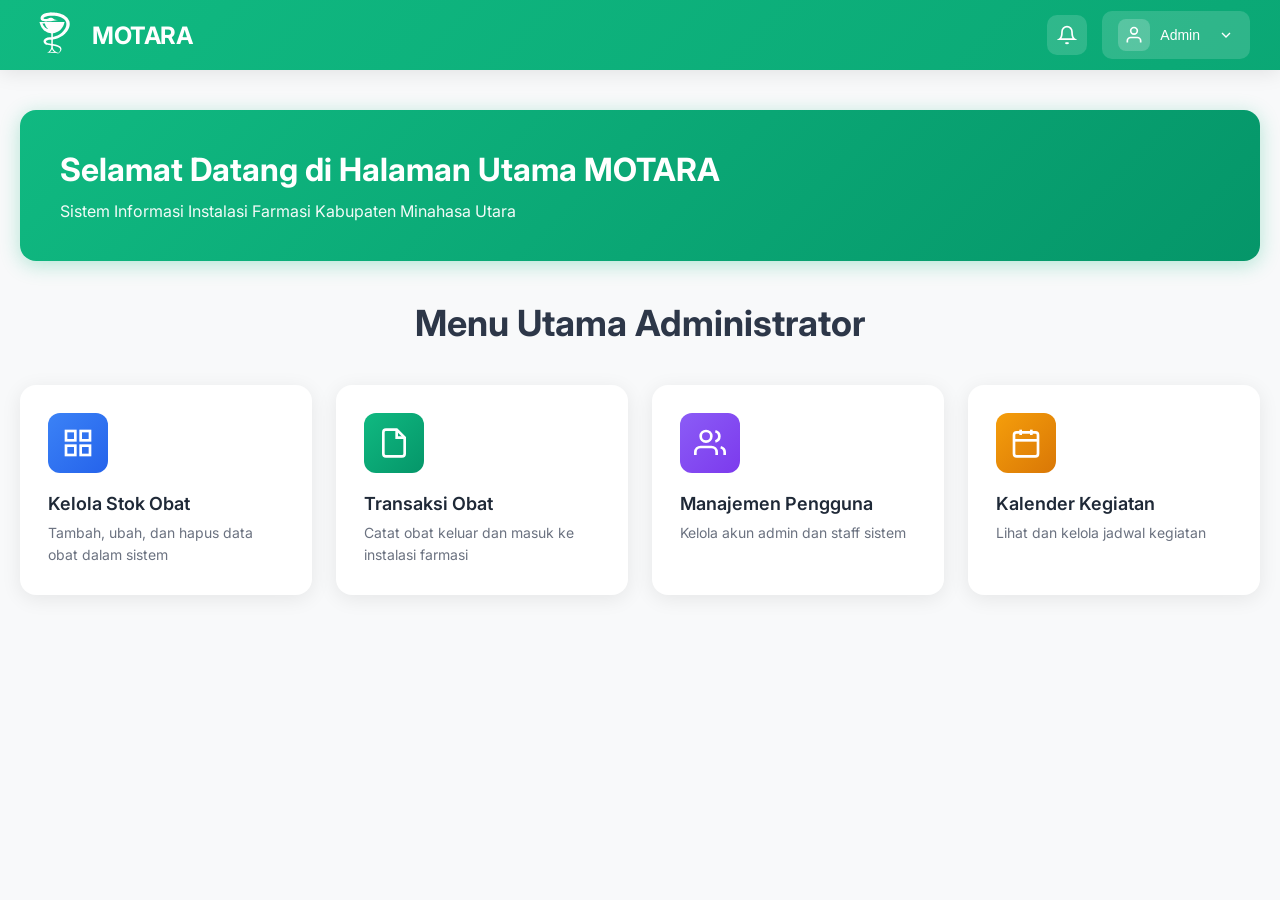
<file: frontend/index.html>
<!DOCTYPE html>
<html lang="id">
<head>
    <meta charset="UTF-8">
    <meta name="viewport" content="width=device-width, initial-scale=1.0">
    <title>Dashboard Admin - MOTARA</title>
    <link rel="icon" type="" href="assets/img/logo-light.svg">
    <link rel="stylesheet" href="css/medicine-stock.css">
    <link rel="stylesheet" href="css/navbar-notification.css">
    <link rel="stylesheet" href="css/animations.css">
    <style>
        .dashboard-grid {
            display: grid;
            grid-template-columns: repeat(auto-fit, minmax(280px, 1fr));
            gap: 24px;
            margin-bottom: 40px;
        }
        
        .dashboard-card {
            background: white;
            border-radius: 16px;
            padding: 28px;
            box-shadow: 0 4px 20px rgba(0, 0, 0, 0.08);
            transition: all 0.3s ease;
            cursor: pointer;
            text-decoration: none;
            color: inherit;
            display: block;
        }
        
        .dashboard-card:hover {
            transform: translateY(-4px);
            box-shadow: 0 8px 30px rgba(0, 0, 0, 0.12);
        }
        
        .card-icon {
            width: 60px;
            height: 60px;
            border-radius: 12px;
            display: flex;
            align-items: center;
            justify-content: center;
            margin-bottom: 20px;
        }
        
        .card-icon.blue {
            background: linear-gradient(135deg, #3b82f6 0%, #2563eb 100%);
        }
        
        .card-icon.green {
            background: linear-gradient(135deg, #10b981 0%, #059669 100%);
        }
        
        .card-icon.purple {
            background: linear-gradient(135deg, #8b5cf6 0%, #7c3aed 100%);
        }
        
        .card-icon.orange {
            background: linear-gradient(135deg, #f59e0b 0%, #d97706 100%);
        }
        
        .card-title {
            font-size: 18px;
            font-weight: 600;
            color: #1f2937;
            margin-bottom: 8px;
        }
        
        .card-description {
            font-size: 14px;
            color: #6b7280;
            line-height: 1.6;
        }
        
        .welcome-banner {
            background: linear-gradient(135deg, #10b981 0%, #059669 100%);
            color: white;
            border-radius: 16px;
            padding: 40px;
            margin-bottom: 40px;
            box-shadow: 0 4px 20px rgba(16, 185, 129, 0.3);
        }
        
        .welcome-banner h2 {
            font-size: 32px;
            margin-bottom: 12px;
        }
        
        .welcome-banner p {
            font-size: 16px;
            opacity: 0.95;
        }
    </style>
</head>
<body>
    <nav class="navbar">
        <div class="navbar-container">
            <div class="navbar-brand">
                <div class="logo-icon">
                    <img src="assets/img/logo-light.svg" alt="">
                </div>
                <span class="brand-text">MOTARA</span>
            </div>

            <div class="navbar-menu">
                <!-- Menu akan di-generate otomatis oleh navbar-role-manager.js -->
            </div>

            <div class="navbar-right">
                <button class="notification-btn">
                    <svg width="20" height="20" viewBox="0 0 24 24" fill="none" stroke="currentColor" stroke-width="2">
                        <path d="M18 8A6 6 0 0 0 6 8c0 7-3 9-3 9h18s-3-2-3-9"/>
                        <path d="M13.73 21a2 2 0 0 1-3.46 0"/>
                    </svg>
                    <span class="notification-badge"></span>
                </button>

                <div class="profile-dropdown">
                    <button class="profile-btn">
                        <div class="profile-avatar">
                            <svg width="20" height="20" viewBox="0 0 24 24" fill="none" stroke="currentColor" stroke-width="2">
                                <path d="M20 21v-2a4 4 0 0 0-4-4H8a4 4 0 0 0-4 4v2"/>
                                <circle cx="12" cy="7" r="4"/>
                            </svg>
                        </div>
                        <span class="profile-name">Admin</span>
                        <svg class="dropdown-arrow" width="16" height="16" viewBox="0 0 24 24" fill="none" stroke="currentColor" stroke-width="2">
                            <polyline points="6 9 12 15 18 9"/>
                        </svg>
                    </button>
                    <div class="dropdown-menu profile-menu">
                        <div class="profile-info">
                            <div class="profile-avatar-large">
                                <svg width="24" height="24" viewBox="0 0 24 24" fill="none" stroke="currentColor" stroke-width="2">
                                    <path d="M20 21v-2a4 4 0 0 0-4-4H8a4 4 0 0 0-4 4v2"/>
                                    <circle cx="12" cy="7" r="4"/>
                                </svg>
                            </div>
                            <div>
                                <div class="profile-info-name">Administrator</div>
                                <div class="profile-info-email">admin@motara.com</div>
                            </div>
                        </div>
                        <div class="dropdown-divider"></div>
                        <a href="#" class="dropdown-item logout">
                            <svg width="18" height="18" viewBox="0 0 24 24" fill="none" stroke="currentColor" stroke-width="2">
                                <path d="M9 21H5a2 2 0 0 1-2-2V5a2 2 0 0 1 2-2h4"/>
                                <polyline points="16 17 21 12 16 7"/>
                                <line x1="21" y1="12" x2="9" y2="12"/>
                            </svg>
                            Keluar
                        </a>
                    </div>
                </div>
            </div>

            <button class="mobile-menu-btn">
                <svg width="24" height="24" viewBox="0 0 24 24" fill="none" stroke="currentColor" stroke-width="2">
                    <line x1="3" y1="12" x2="21" y2="12"/>
                    <line x1="3" y1="6" x2="21" y2="6"/>
                    <line x1="3" y1="18" x2="21" y2="18"/>
                </svg>
            </button>
        </div>
    </nav>

    <div class="container">
        <div class="welcome-banner">
            <h2>Selamat Datang di Halaman Utama MOTARA</h2>
            <p>Sistem Informasi Instalasi Farmasi Kabupaten Minahasa Utara</p>
        </div>

        <h1>Menu Utama Administrator</h1>

        <div class="dashboard-grid">
            <a href="medicine-stock.html" class="dashboard-card">
                <div class="card-icon blue">
                    <svg width="32" height="32" viewBox="0 0 24 24" fill="none" stroke="white" stroke-width="2">
                        <rect x="3" y="3" width="7" height="7"/>
                        <rect x="14" y="3" width="7" height="7"/>
                        <rect x="14" y="14" width="7" height="7"/>
                        <rect x="3" y="14" width="7" height="7"/>
                    </svg>
                </div>
                <div class="card-title">Kelola Stok Obat</div>
                <div class="card-description">Tambah, ubah, dan hapus data obat dalam sistem</div>
            </a>

            <a href="medicine-transaction.html" class="dashboard-card">
                <div class="card-icon green">
                    <svg width="32" height="32" viewBox="0 0 24 24" fill="none" stroke="white" stroke-width="2">
                        <path d="M14 2H6a2 2 0 0 0-2 2v16a2 2 0 0 0 2 2h12a2 2 0 0 0 2-2V8z"/>
                        <polyline points="14 2 14 8 20 8"/>
                    </svg>
                </div>
                <div class="card-title">Transaksi Obat</div>
                <div class="card-description">Catat obat keluar dan masuk ke instalasi farmasi</div>
            </a>

            <a href="users-management.html" class="dashboard-card">
                <div class="card-icon purple">
                    <svg width="32" height="32" viewBox="0 0 24 24" fill="none" stroke="white" stroke-width="2">
                        <path d="M17 21v-2a4 4 0 0 0-4-4H5a4 4 0 0 0-4 4v2"/>
                        <circle cx="9" cy="7" r="4"/>
                        <path d="M23 21v-2a4 4 0 0 0-3-3.87"/>
                        <path d="M16 3.13a4 4 0 0 1 0 7.75"/>
                    </svg>
                </div>
                <div class="card-title">Manajemen Pengguna</div>
                <div class="card-description">Kelola akun admin dan staff sistem</div>
            </a>

            <a href="calendar.html" class="dashboard-card">
                <div class="card-icon orange">
                    <svg width="32" height="32" viewBox="0 0 24 24" fill="none" stroke="white" stroke-width="2">
                        <rect x="3" y="4" width="18" height="18" rx="2" ry="2"/>
                        <line x1="16" y1="2" x2="16" y2="6"/>
                        <line x1="8" y1="2" x2="8" y2="6"/>
                        <line x1="3" y1="10" x2="21" y2="10"/>
                    </svg>
                </div>
                <div class="card-title">Kalender Kegiatan</div>
                <div class="card-description">Lihat dan kelola jadwal kegiatan</div>
            </a>
        </div>
    </div>

    <!-- Navbar Role Manager - WAJIB -->
    <script src="js/navbar-role-manager.js"></script>
    <script src="js/navbar-notification.js"></script>
</body>
</html>
</file>
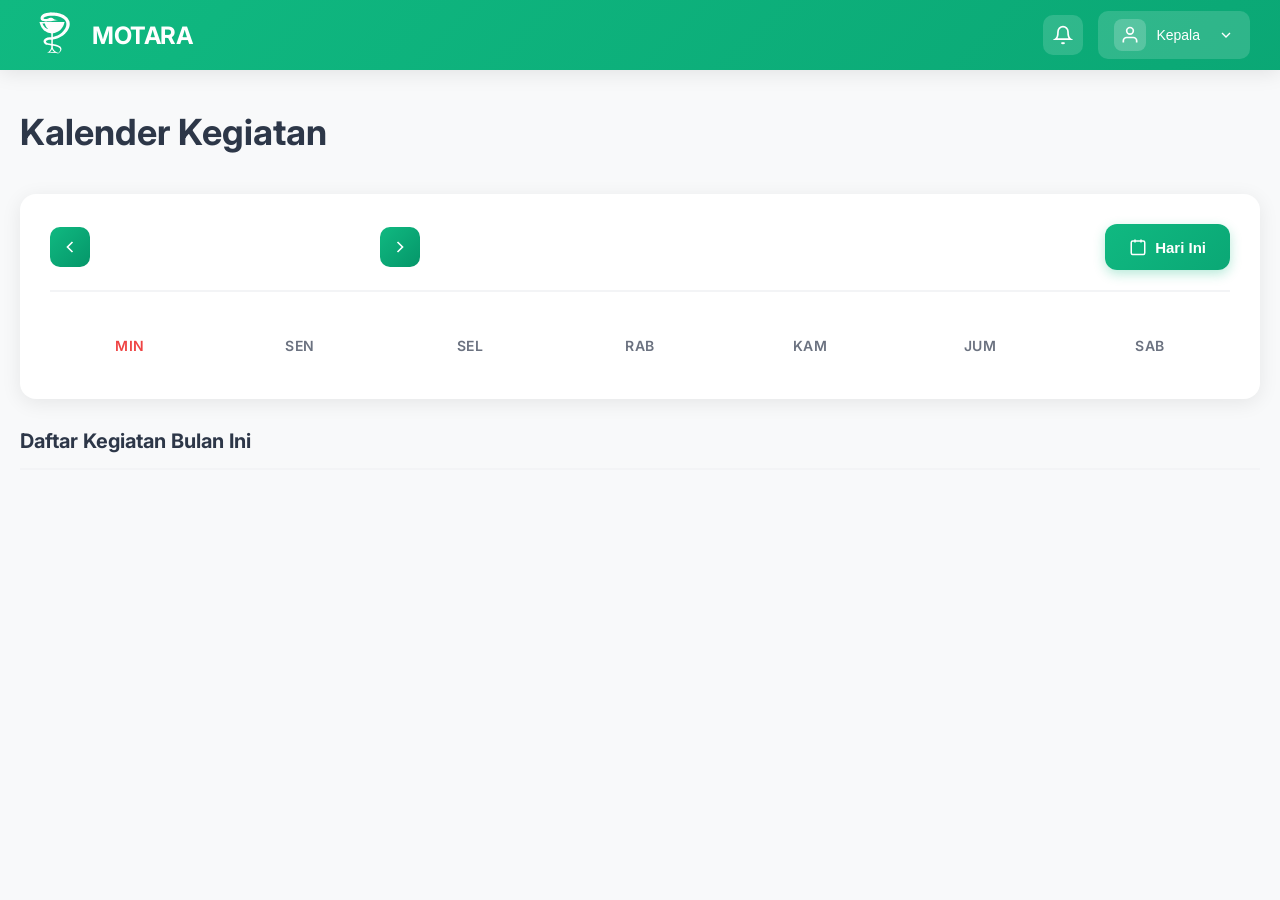
<file: frontend/calendar.html>
<!DOCTYPE html>
<html lang="id">
<head>
    <meta charset="UTF-8">
    <meta name="viewport" content="width=device-width, initial-scale=1.0">
    <title>Kalender Kegiatan - MOTARA</title>
    <link rel="icon" type="" href="assets/img/logo-light.svg">
    <link rel="stylesheet" href="css/medicine-stock.css">
    <link rel="stylesheet" href="css/navbar-notification.css">
    <link rel="stylesheet" href="css/calendar.css">
    <link rel="stylesheet" href="css/animations.css">
    <style>
        .calendar-container {
            background: white;
            border-radius: 16px;
            padding: 30px;
            box-shadow: 0 4px 20px rgba(0, 0, 0, 0.08);
            margin-bottom: 30px;
        }

        .calendar-header {
            display: flex;
            justify-content: space-between;
            align-items: center;
            margin-bottom: 30px;
            padding-bottom: 20px;
            border-bottom: 2px solid #f3f4f6;
        }

        .calendar-nav {
            display: flex;
            align-items: center;
            gap: 20px;
        }

        .calendar-nav button {
            background: linear-gradient(135deg, #10b981 0%, #059669 100%);
            border: none;
            width: 40px;
            height: 40px;
            border-radius: 10px;
            color: white;
            cursor: pointer;
            display: flex;
            align-items: center;
            justify-content: center;
            transition: all 0.3s ease;
        }

        .calendar-nav button:hover {
            transform: scale(1.1);
            box-shadow: 0 4px 12px rgba(16, 185, 129, 0.3);
        }

        .calendar-nav h2 {
            font-size: 24px;
            color: #2d3748;
            font-weight: 700;
            min-width: 250px;
            text-align: center;
        }

        .calendar-grid {
            display: grid;
            grid-template-columns: repeat(7, 1fr);
            gap: 10px;
        }

        .calendar-day-header {
            text-align: center;
            font-weight: 600;
            color: #6b7280;
            padding: 15px 10px;
            font-size: 14px;
            text-transform: uppercase;
            letter-spacing: 0.5px;
        }

        .calendar-day {
            min-height: 120px;
            background: #f9fafb;
            border-radius: 10px;
            padding: 10px;
            cursor: pointer;
            transition: all 0.3s ease;
            border: 2px solid transparent;
        }

        .calendar-day:hover {
            background: #f3f4f6;
            border-color: #10b981;
            transform: translateY(-2px);
        }

        .calendar-day.other-month {
            opacity: 0.4;
        }

        .calendar-day.today {
            background: linear-gradient(135deg, #10b981 0%, #059669 100%);
            color: white;
        }

        .calendar-day.today .day-number {
            color: white;
        }

        .day-number {
            font-weight: 600;
            font-size: 16px;
            color: #2d3748;
            margin-bottom: 8px;
        }

        .event-badge {
            background: linear-gradient(135deg, #3b82f6 0%, #2563eb 100%);
            color: white;
            padding: 4px 8px;
            border-radius: 6px;
            font-size: 11px;
            margin-bottom: 4px;
            white-space: nowrap;
            overflow: hidden;
            text-overflow: ellipsis;
            font-weight: 500;
            cursor: pointer;
            transition: all 0.2s ease;
        }

        .event-badge:hover {
            transform: scale(1.05);
            box-shadow: 0 2px 8px rgba(59, 130, 246, 0.3);
        }

        .event-badge.rapat {
            background: linear-gradient(135deg, #8b5cf6 0%, #7c3aed 100%);
        }

        .event-badge.pelatihan {
            background: linear-gradient(135deg, #f59e0b 0%, #d97706 100%);
        }

        .event-badge.distribusi {
            background: linear-gradient(135deg, #10b981 0%, #059669 100%);
        }

        .event-badge.inspeksi {
            background: linear-gradient(135deg, #ef4444 0%, #dc2626 100%);
        }

        .event-list {
            margin-top: 30px;
        }

        .event-list-header {
            font-size: 20px;
            font-weight: 700;
            color: #2d3748;
            margin-bottom: 20px;
            padding-bottom: 15px;
            border-bottom: 2px solid #f3f4f6;
        }

        .event-card {
            background: white;
            border: 2px solid #e5e7eb;
            border-radius: 12px;
            padding: 20px;
            margin-bottom: 15px;
            transition: all 0.3s ease;
            cursor: pointer;
        }

        .event-card:hover {
            border-color: #10b981;
            transform: translateY(-2px);
            box-shadow: 0 4px 12px rgba(16, 185, 129, 0.2);
        }

        .event-card-header {
            display: flex;
            justify-content: space-between;
            align-items: start;
            margin-bottom: 12px;
        }

        .event-card-title {
            font-size: 18px;
            font-weight: 600;
            color: #2d3748;
            margin-bottom: 4px;
        }

        .event-card-type {
            display: inline-block;
            padding: 4px 12px;
            border-radius: 6px;
            font-size: 12px;
            font-weight: 600;
            text-transform: uppercase;
        }

        .event-card-type.rapat {
            background: #ede9fe;
            color: #7c3aed;
        }

        .event-card-type.pelatihan {
            background: #fef3c7;
            color: #d97706;
        }

        .event-card-type.distribusi {
            background: #d1fae5;
            color: #059669;
        }

        .event-card-type.inspeksi {
            background: #fee2e2;
            color: #dc2626;
        }

        .event-card-type.lainnya {
            background: #e0e7ff;
            color: #4f46e5;
        }

        .event-card-info {
            display: flex;
            gap: 20px;
            font-size: 14px;
            color: #6b7280;
            margin-bottom: 10px;
        }

        .event-card-info svg {
            display: inline-block;
            vertical-align: middle;
            margin-right: 6px;
        }

        .event-card-actions {
            display: flex;
            gap: 10px;
            margin-top: 15px;
            padding-top: 15px;
            border-top: 1px solid #f3f4f6;
        }

        .status-badge {
            display: inline-block;
            padding: 6px 12px;
            border-radius: 6px;
            font-size: 12px;
            font-weight: 600;
        }

        .status-badge.terjadwal {
            background: #dbeafe;
            color: #2563eb;
        }

        .status-badge.berlangsung {
            background: #fef3c7;
            color: #d97706;
        }

        .status-badge.selesai {
            background: #d1fae5;
            color: #059669;
        }

        .status-badge.dibatalkan {
            background: #fee2e2;
            color: #dc2626;
        }

        .modal-detail-row {
            display: flex;
            margin-bottom: 15px;
            padding-bottom: 15px;
            border-bottom: 1px solid #f3f4f6;
        }

        .modal-detail-row:last-child {
            border-bottom: none;
        }

        .modal-detail-label {
            font-weight: 600;
            color: #374151;
            min-width: 150px;
            display: flex;
            align-items: center;
            gap: 8px;
        }

        .modal-detail-value {
            color: #6b7280;
            flex: 1;
        }

        @media (max-width: 768px) {
            .calendar-grid {
                gap: 5px;
            }

            .calendar-day {
                min-height: 80px;
                padding: 5px;
            }

            .day-number {
                font-size: 14px;
            }

            .event-badge {
                font-size: 10px;
                padding: 3px 6px;
            }

            .calendar-nav h2 {
                font-size: 18px;
                min-width: 180px;
            }
        }
    </style>
</head>
<body>
    <nav class="navbar">
        <div class="navbar-container">
            <div class="navbar-brand">
                <div class="logo-icon">
                    <img src="assets/img/logo-light.svg" alt="">
                </div>
                <span class="brand-text">MOTARA</span>
            </div>

            <div class="navbar-menu">
                <!-- Menu akan di-generate otomatis oleh navbar-role-manager.js -->
            </div>

            <div class="navbar-right">
                <button class="notification-btn">
                    <svg width="20" height="20" viewBox="0 0 24 24" fill="none" stroke="currentColor" stroke-width="2">
                        <path d="M18 8A6 6 0 0 0 6 8c0 7-3 9-3 9h18s-3-2-3-9"/>
                        <path d="M13.73 21a2 2 0 0 1-3.46 0"/>
                    </svg>
                    <span class="notification-badge"></span>
                </button>

                <div class="profile-dropdown">
                    <button class="profile-btn">
                        <div class="profile-avatar">
                            <svg width="20" height="20" viewBox="0 0 24 24" fill="none" stroke="currentColor" stroke-width="2">
                                <path d="M20 21v-2a4 4 0 0 0-4-4H8a4 4 0 0 0-4 4v2"/>
                                <circle cx="12" cy="7" r="4"/>
                            </svg>
                        </div>
                        <span class="profile-name">Kepala</span>
                        <svg class="dropdown-arrow" width="16" height="16" viewBox="0 0 24 24" fill="none" stroke="currentColor" stroke-width="2">
                            <polyline points="6 9 12 15 18 9"/>
                        </svg>
                    </button>
                    <div class="dropdown-menu profile-menu">
                        <div class="profile-info">
                            <div class="profile-avatar-large">
                                <svg width="24" height="24" viewBox="0 0 24 24" fill="none" stroke="currentColor" stroke-width="2">
                                    <path d="M20 21v-2a4 4 0 0 0-4-4H8a4 4 0 0 0-4 4v2"/>
                                    <circle cx="12" cy="7" r="4"/>
                                </svg>
                            </div>
                            <div>
                                <div class="profile-info-name">Staff Gudang</div>
                                <div class="profile-info-email">staff@MOTARA.com</div>
                            </div>
                        </div>
                        <div class="dropdown-divider"></div>
                        <a href="#" class="dropdown-item logout">
                            <svg width="18" height="18" viewBox="0 0 24 24" fill="none" stroke="currentColor" stroke-width="2">
                                <path d="M9 21H5a2 2 0 0 1-2-2V5a2 2 0 0 1 2-2h4"/>
                                <polyline points="16 17 21 12 16 7"/>
                                <line x1="21" y1="12" x2="9" y2="12"/>
                            </svg>
                            Keluar
                        </a>
                    </div>
                </div>
            </div>

            <button class="mobile-menu-btn">
                <svg width="24" height="24" viewBox="0 0 24 24" fill="none" stroke="currentColor" stroke-width="2">
                    <line x1="3" y1="12" x2="21" y2="12"/>
                    <line x1="3" y1="6" x2="21" y2="6"/>
                    <line x1="3" y1="18" x2="21" y2="18"/>
                </svg>
            </button>
        </div>
    </nav>

    <div class="container">
        <div style="display: flex; justify-content: space-between; align-items: center; margin-bottom: 40px;">
            <h1 style="margin-bottom: 0;">Kalender Kegiatan</h1>
            <button class="add-btn" id="addEventBtn" onclick="openModal()" style="display: none;">
                <svg width="18" height="18" viewBox="0 0 24 24" fill="none" stroke="currentColor" stroke-width="2">
                    <line x1="12" y1="5" x2="12" y2="19"/>
                    <line x1="5" y1="12" x2="19" y2="12"/>
                </svg>
                Tambah Kegiatan
            </button>
        </div>

        <!-- Calendar View -->
        <div class="calendar-container">
            <div class="calendar-header">
                <div class="calendar-nav">
                    <button onclick="previousMonth()">
                        <svg width="20" height="20" viewBox="0 0 24 24" fill="none" stroke="currentColor" stroke-width="2">
                            <polyline points="15 18 9 12 15 6"/>
                        </svg>
                    </button>
                    <h2 id="currentMonthYear"></h2>
                    <button onclick="nextMonth()">
                        <svg width="20" height="20" viewBox="0 0 24 24" fill="none" stroke="currentColor" stroke-width="2">
                            <polyline points="9 18 15 12 9 6"/>
                        </svg>
                    </button>
                </div>
                <button class="add-btn" onclick="goToToday()">
                    <svg width="18" height="18" viewBox="0 0 24 24" fill="none" stroke="currentColor" stroke-width="2">
                        <rect x="3" y="4" width="18" height="18" rx="2" ry="2"/>
                        <line x1="16" y1="2" x2="16" y2="6"/>
                        <line x1="8" y1="2" x2="8" y2="6"/>
                    </svg>
                    Hari Ini
                </button>
            </div>

            <div class="calendar-grid">
                <div class="calendar-day-header">Min</div>
                <div class="calendar-day-header">Sen</div>
                <div class="calendar-day-header">Sel</div>
                <div class="calendar-day-header">Rab</div>
                <div class="calendar-day-header">Kam</div>
                <div class="calendar-day-header">Jum</div>
                <div class="calendar-day-header">Sab</div>
            </div>

            <div class="calendar-grid" id="calendarDays"></div>
        </div>

        <!-- Event List View -->
        <div class="event-list">
            <div class="event-list-header">Daftar Kegiatan Bulan Ini</div>
            <div id="eventListContainer"></div>
        </div>
    </div>

    <!-- Modal Form Kegiatan -->
    <div class="modal" id="modal">
        <div class="modal-content" style="max-width: 700px;">
            <div class="modal-header">
                <h2 id="modalTitle">Tambah Kegiatan Baru</h2>
            </div>
            <form id="eventForm">
                <div class="form-group">
                    <label>Judul Kegiatan <span style="color: red;">*</span></label>
                    <input type="text" id="judul" placeholder="Masukkan judul kegiatan..." required>
                </div>
                <div class="form-group">
                    <label>Jenis Kegiatan <span style="color: red;">*</span></label>
                    <select id="jenis" required>
                        <option value="">-- Pilih Jenis --</option>
                        <option value="rapat">Rapat</option>
                        <option value="pelatihan">Pelatihan</option>
                        <option value="distribusi">Distribusi</option>
                        <option value="inspeksi">Inspeksi</option>
                        <option value="lainnya">Lainnya</option>
                    </select>
                </div>
                <div class="form-group">
                    <label>Tanggal & Waktu Mulai <span style="color: red;">*</span></label>
                    <input type="datetime-local" id="tanggalMulai" required>
                </div>
                <div class="form-group">
                    <label>Tanggal & Waktu Selesai <span style="color: red;">*</span></label>
                    <input type="datetime-local" id="tanggalSelesai" required>
                </div>
                <div class="form-group">
                    <label>Lokasi</label>
                    <select id="lokasi">
                        <option value="">-- Pilih Lokasi --</option>
                        <option value="Sentra Medika Hospital Minahasa Utara">Sentra Medika Hospital Minahasa Utara</option>
                        <option value="RSU GMIM Tonsea Airmadidi">RSU GMIM Tonsea Airmadidi</option>
                        <option value="RSUD Maria Walanda Maramis">RSUD Maria Walanda Maramis</option>
                        <option value="Puskesmas Airmadidi">Puskesmas Airmadidi</option>
                        <option value="Puskesmas Kauditan">Puskesmas Kauditan</option>
                        <option value="Puskesmas Kema">Puskesmas Kema</option>
                        <option value="Puskesmas Dimembe">Puskesmas Dimembe</option>
                        <option value="Puskesmas Likupang">Puskesmas Likupang</option>
                        <option value="Instalasi Farmasi Kabupaten">Instalasi Farmasi Kabupaten</option>
                        <option value="Gudang Obat Utama">Gudang Obat Utama</option>
                        <option value="Ruang Rapat Instalasi Farmasi">Ruang Rapat Instalasi Farmasi</option>
                        <option value="Lab Komputer">Lab Komputer</option>
                        <option value="Lainnya">Lainnya</option>
                    </select>
                </div>
                <div class="form-group" id="lokasiLainnyaGroup" style="display: none;">
                    <label>Lokasi Lainnya</label>
                    <input type="text" id="lokasiLainnya" placeholder="Masukkan lokasi lainnya...">
                </div>
                <div class="form-group">
                    <label>Status</label>
                    <select id="status">
                        <option value="terjadwal">Terjadwal</option>
                        <option value="berlangsung">Berlangsung</option>
                        <option value="selesai">Selesai</option>
                        <option value="dibatalkan">Dibatalkan</option>
                    </select>
                </div>
                <div class="form-group">
                    <label>Deskripsi</label>
                    <textarea id="deskripsi" rows="4" placeholder="Masukkan deskripsi kegiatan..."></textarea>
                </div>
                <div class="modal-actions">
                    <button type="button" class="btn-secondary" onclick="closeModal()">Batal</button>
                    <button type="submit" class="btn-primary">Simpan</button>
                </div>
            </form>
        </div>
    </div>

    <!-- Modal Detail Kegiatan -->
    <div class="modal" id="detailModal">
        <div class="modal-content" style="max-width: 700px;">
            <button class="close-btn" onclick="closeDetailModal()">×</button>
            <div class="modal-header">
                <h2>Detail Kegiatan</h2>
            </div>
            <div id="detailContent"></div>
            <div class="modal-actions" id="detailActions">
                <button type="button" class="btn-secondary" onclick="closeDetailModal()">Tutup</button>
            </div>
        </div>
    </div>

    <!-- Navbar Role Manager - WAJIB -->
    <script src="js/navbar-role-manager.js"></script>
    <script src="js/calendar.js"></script>
    <script src="js/navbar-notification.js"></script>
</body>
</html>
</file>
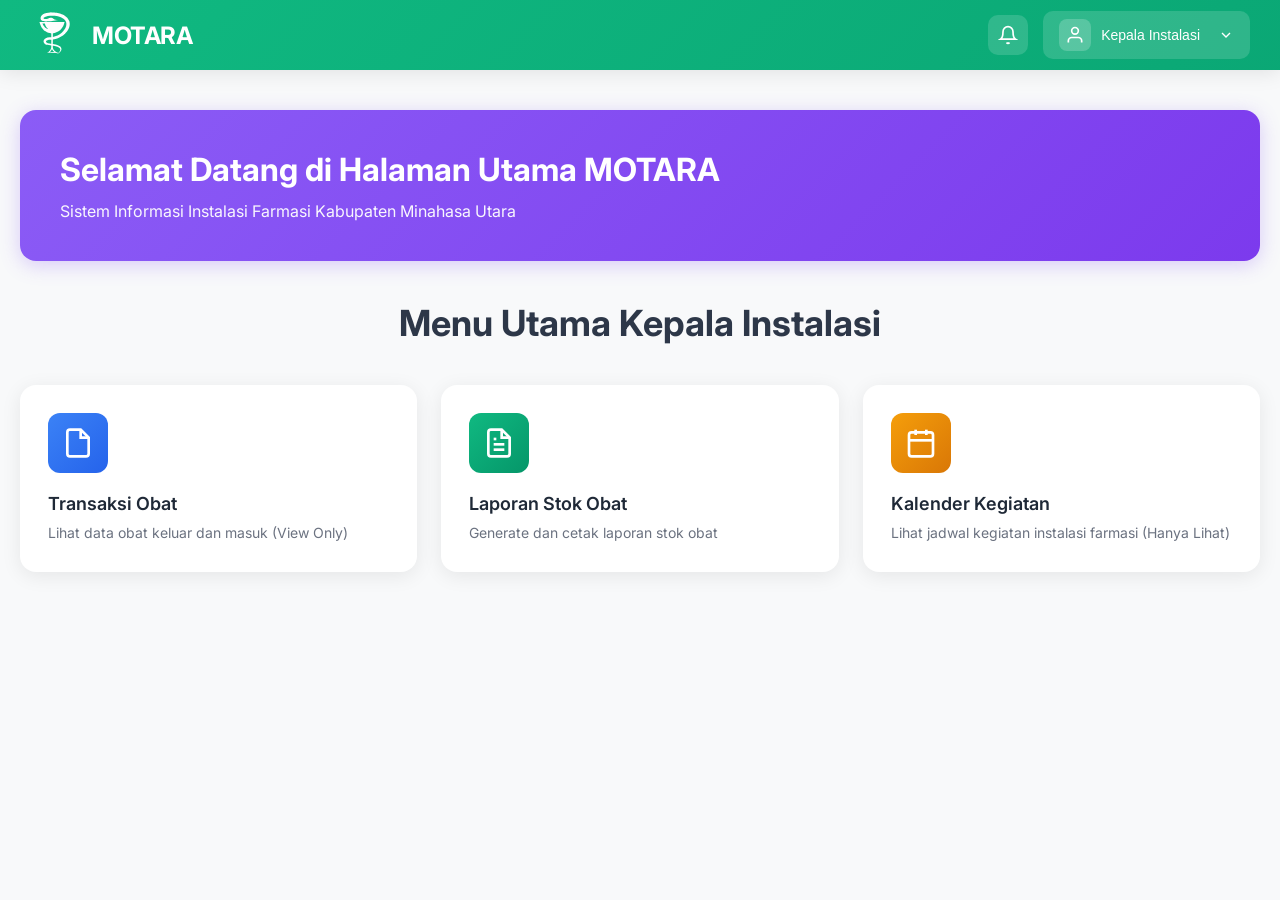
<file: frontend/dashboard-kepala-instalasi.html>
<!DOCTYPE html>
<html lang="id">
<head>
    <meta charset="UTF-8">
    <meta name="viewport" content="width=device-width, initial-scale=1.0">
    <title>Halaman Utama Kepala Instalasi - MOTARA</title>
    <link rel="icon" type="" href="assets/img/logo-light.svg">
    <link rel="stylesheet" href="css/medicine-stock.css">
    <link rel="stylesheet" href="css/navbar-notification.css">
    <link rel="stylesheet" href="css/animations.css">
    <style>
        .dashboard-grid {
            display: grid;
            grid-template-columns: repeat(auto-fit, minmax(280px, 1fr));
            gap: 24px;
            margin-bottom: 40px;
        }
        
        .dashboard-card {
            background: white;
            border-radius: 16px;
            padding: 28px;
            box-shadow: 0 4px 20px rgba(0, 0, 0, 0.08);
            transition: all 0.3s ease;
            cursor: pointer;
            text-decoration: none;
            color: inherit;
            display: block;
        }
        
        .dashboard-card:hover {
            transform: translateY(-4px);
            box-shadow: 0 8px 30px rgba(0, 0, 0, 0.12);
        }
        
        .card-icon {
            width: 60px;
            height: 60px;
            border-radius: 12px;
            display: flex;
            align-items: center;
            justify-content: center;
            margin-bottom: 20px;
        }
        
        .card-icon.blue {
            background: linear-gradient(135deg, #3b82f6 0%, #2563eb 100%);
        }
        
        .card-icon.green {
            background: linear-gradient(135deg, #10b981 0%, #059669 100%);
        }
        
        .card-icon.purple {
            background: linear-gradient(135deg, #8b5cf6 0%, #7c3aed 100%);
        }
        
        .card-icon.orange {
            background: linear-gradient(135deg, #f59e0b 0%, #d97706 100%);
        }
        
        .card-title {
            font-size: 18px;
            font-weight: 600;
            color: #1f2937;
            margin-bottom: 8px;
        }
        
        .card-description {
            font-size: 14px;
            color: #6b7280;
            line-height: 1.6;
        }
        
        .welcome-banner {
            background: linear-gradient(135deg, #8b5cf6 0%, #7c3aed 100%);
            color: white;
            border-radius: 16px;
            padding: 40px;
            margin-bottom: 40px;
            box-shadow: 0 4px 20px rgba(139, 92, 246, 0.3);
        }
        
        .welcome-banner h2 {
            font-size: 32px;
            margin-bottom: 12px;
        }
        
        .welcome-banner p {
            font-size: 16px;
            opacity: 0.95;
        }
    </style>
</head>
<body>
    <nav class="navbar">
        <div class="navbar-container">
            <div class="navbar-brand">
                <div class="logo-icon">
                    <img src="assets/img/logo-light.svg" alt="">
                </div>
                <span class="brand-text">MOTARA</span>
            </div>

            <div class="navbar-menu">
                <!-- Menu akan di-generate otomatis oleh navbar-role-manager.js -->
            </div>

            <div class="navbar-right">
                <button class="notification-btn">
                    <svg width="20" height="20" viewBox="0 0 24 24" fill="none" stroke="currentColor" stroke-width="2">
                        <path d="M18 8A6 6 0 0 0 6 8c0 7-3 9-3 9h18s-3-2-3-9"/>
                        <path d="M13.73 21a2 2 0 0 1-3.46 0"/>
                    </svg>
                    <span class="notification-badge"></span>
                </button>

                <div class="profile-dropdown">
                    <button class="profile-btn">
                        <div class="profile-avatar">
                            <svg width="20" height="20" viewBox="0 0 24 24" fill="none" stroke="currentColor" stroke-width="2">
                                <path d="M20 21v-2a4 4 0 0 0-4-4H8a4 4 0 0 0-4 4v2"/>
                                <circle cx="12" cy="7" r="4"/>
                            </svg>
                        </div>
                        <span class="profile-name">Kepala Instalasi</span>
                        <svg class="dropdown-arrow" width="16" height="16" viewBox="0 0 24 24" fill="none" stroke="currentColor" stroke-width="2">
                            <polyline points="6 9 12 15 18 9"/>
                        </svg>
                    </button>
                    <div class="dropdown-menu profile-menu">
                        <div class="profile-info">
                            <div class="profile-avatar-large">
                                <svg width="24" height="24" viewBox="0 0 24 24" fill="none" stroke="currentColor" stroke-width="2">
                                    <path d="M20 21v-2a4 4 0 0 0-4-4H8a4 4 0 0 0-4 4v2"/>
                                    <circle cx="12" cy="7" r="4"/>
                                </svg>
                            </div>
                            <div>
                                <div class="profile-info-name">Kepala Instalasi</div>
                                <div class="profile-info-email">kepala@motara.com</div>
                            </div>
                        </div>
                        <div class="dropdown-divider"></div>
                        <a href="#" class="dropdown-item logout">
                            <svg width="18" height="18" viewBox="0 0 24 24" fill="none" stroke="currentColor" stroke-width="2">
                                <path d="M9 21H5a2 2 0 0 1-2-2V5a2 2 0 0 1 2-2h4"/>
                                <polyline points="16 17 21 12 16 7"/>
                                <line x1="21" y1="12" x2="9" y2="12"/>
                            </svg>
                            Keluar
                        </a>
                    </div>
                </div>
            </div>

            <button class="mobile-menu-btn">
                <svg width="24" height="24" viewBox="0 0 24 24" fill="none" stroke="currentColor" stroke-width="2">
                    <line x1="3" y1="12" x2="21" y2="12"/>
                    <line x1="3" y1="6" x2="21" y2="6"/>
                    <line x1="3" y1="18" x2="21" y2="18"/>
                </svg>
            </button>
        </div>
    </nav>

    <div class="container">
        <div class="welcome-banner">
            <h2>Selamat Datang di Halaman Utama MOTARA</h2>
            <p>Sistem Informasi Instalasi Farmasi Kabupaten Minahasa Utara</p>
        </div>

        <h1>Menu Utama Kepala Instalasi</h1>

        <div class="dashboard-grid">
            <a href="medicine-transaction.html" class="dashboard-card">
                <div class="card-icon blue">
                    <svg width="32" height="32" viewBox="0 0 24 24" fill="none" stroke="white" stroke-width="2">
                        <path d="M14 2H6a2 2 0 0 0-2 2v16a2 2 0 0 0 2 2h12a2 2 0 0 0 2-2V8z"/>
                        <polyline points="14 2 14 8 20 8"/>
                    </svg>
                </div>
                <div class="card-title">Transaksi Obat</div>
                <div class="card-description">Lihat data obat keluar dan masuk (View Only)</div>
            </a>

            <a href="medicine-report.html" class="dashboard-card">
                <div class="card-icon green">
                    <svg width="32" height="32" viewBox="0 0 24 24" fill="none" stroke="white" stroke-width="2">
                        <path d="M14 2H6a2 2 0 0 0-2 2v16a2 2 0 0 0 2 2h12a2 2 0 0 0 2-2V8z"/>
                        <polyline points="14 2 14 8 20 8"/>
                        <line x1="16" y1="13" x2="8" y2="13"/>
                        <line x1="16" y1="17" x2="8" y2="17"/>
                        <polyline points="10 9 9 9 8 9"/>
                    </svg>
                </div>
                <div class="card-title">Laporan Stok Obat</div>
                <div class="card-description">Generate dan cetak laporan stok obat</div>
            </a>

            <a href="calendar.html" class="dashboard-card">
                <div class="card-icon orange">
                    <svg width="32" height="32" viewBox="0 0 24 24" fill="none" stroke="white" stroke-width="2">
                        <rect x="3" y="4" width="18" height="18" rx="2" ry="2"/>
                        <line x1="16" y1="2" x2="16" y2="6"/>
                        <line x1="8" y1="2" x2="8" y2="6"/>
                        <line x1="3" y1="10" x2="21" y2="10"/>
                    </svg>
                </div>
                <div class="card-title">Kalender Kegiatan</div>
                <div class="card-description">Lihat jadwal kegiatan instalasi farmasi (Hanya Lihat)</div>
            </a>
        </div>
    </div>

    <!-- Navbar Role Manager - WAJIB -->
    <script src="js/navbar-role-manager.js"></script>
    <script src="js/navbar-notification.js"></script>
</body>
</html>
</file>
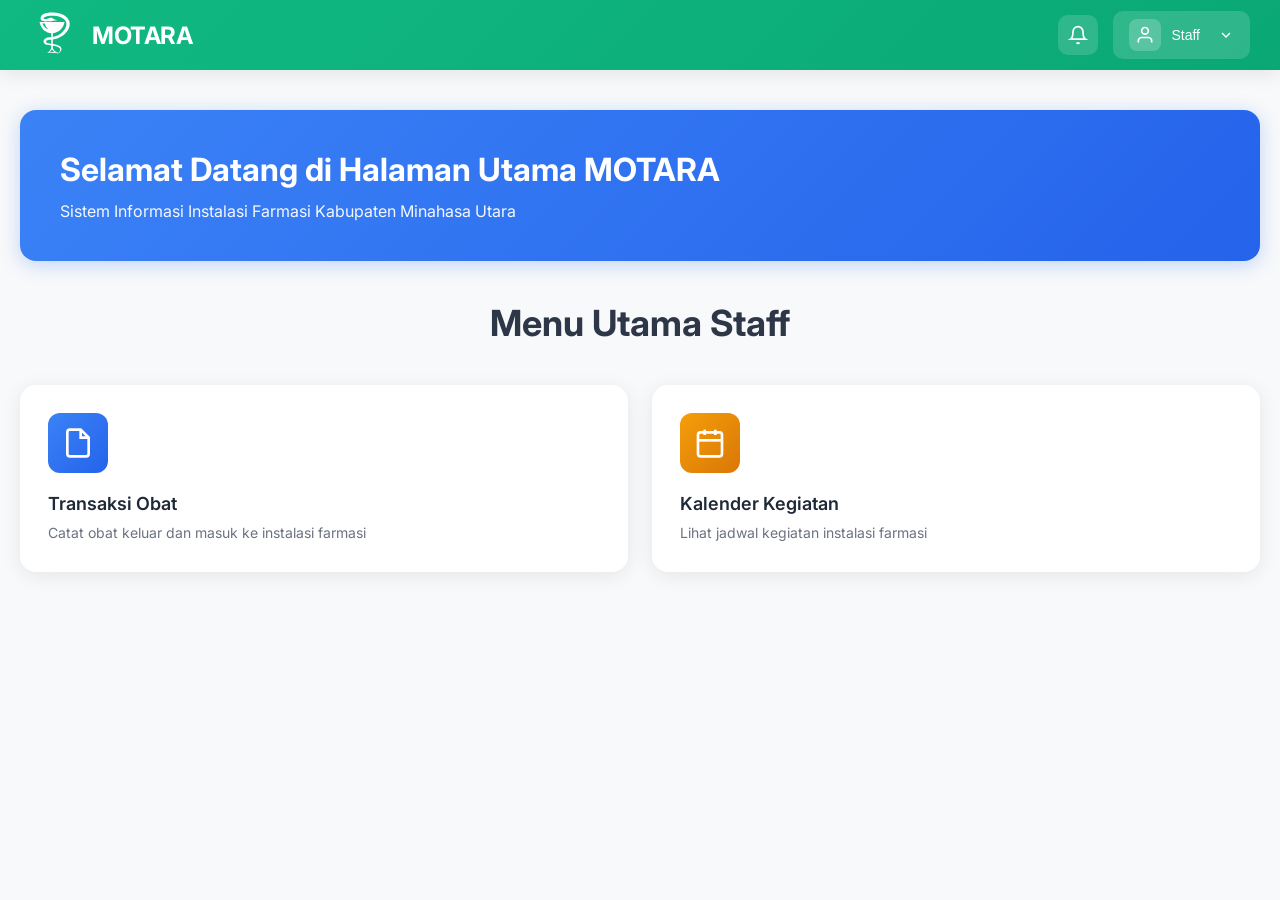
<file: frontend/dashboard-staff.html>
<!DOCTYPE html>
<html lang="id">
<head>
    <meta charset="UTF-8">
    <meta name="viewport" content="width=device-width, initial-scale=1.0">
    <title>Halaman Utama Staff - MOTARA</title>
    <link rel="icon" type="" href="assets/img/logo-light.svg">
    <link rel="stylesheet" href="css/medicine-stock.css">
    <link rel="stylesheet" href="css/navbar-notification.css">
    <link rel="stylesheet" href="css/animations.css">
    <style>
        .dashboard-grid {
            display: grid;
            grid-template-columns: repeat(auto-fit, minmax(280px, 1fr));
            gap: 24px;
            margin-bottom: 40px;
        }
        
        .dashboard-card {
            background: white;
            border-radius: 16px;
            padding: 28px;
            box-shadow: 0 4px 20px rgba(0, 0, 0, 0.08);
            transition: all 0.3s ease;
            cursor: pointer;
            text-decoration: none;
            color: inherit;
            display: block;
        }
        
        .dashboard-card:hover {
            transform: translateY(-4px);
            box-shadow: 0 8px 30px rgba(0, 0, 0, 0.12);
        }
        
        .card-icon {
            width: 60px;
            height: 60px;
            border-radius: 12px;
            display: flex;
            align-items: center;
            justify-content: center;
            margin-bottom: 20px;
        }
        
        .card-icon.blue {
            background: linear-gradient(135deg, #3b82f6 0%, #2563eb 100%);
        }
        
        .card-icon.green {
            background: linear-gradient(135deg, #10b981 0%, #059669 100%);
        }
        
        .card-icon.orange {
            background: linear-gradient(135deg, #f59e0b 0%, #d97706 100%);
        }
        
        .card-title {
            font-size: 18px;
            font-weight: 600;
            color: #1f2937;
            margin-bottom: 8px;
        }
        
        .card-description {
            font-size: 14px;
            color: #6b7280;
            line-height: 1.6;
        }
        
        .welcome-banner {
            background: linear-gradient(135deg, #3b82f6 0%, #2563eb 100%);
            color: white;
            border-radius: 16px;
            padding: 40px;
            margin-bottom: 40px;
            box-shadow: 0 4px 20px rgba(59, 130, 246, 0.3);
        }
        
        .welcome-banner h2 {
            font-size: 32px;
            margin-bottom: 12px;
        }
        
        .welcome-banner p {
            font-size: 16px;
            opacity: 0.95;
        }
    </style>
</head>
<body>
    <nav class="navbar">
        <div class="navbar-container">
            <div class="navbar-brand">
                <div class="logo-icon">
                    <img src="assets/img/logo-light.svg" alt="">
                </div>
                <span class="brand-text">MOTARA</span>
            </div>

            <div class="navbar-menu">
                <!-- Menu akan di-generate otomatis oleh navbar-role-manager.js -->
            </div>

            <div class="navbar-right">
                <button class="notification-btn">
                    <svg width="20" height="20" viewBox="0 0 24 24" fill="none" stroke="currentColor" stroke-width="2">
                        <path d="M18 8A6 6 0 0 0 6 8c0 7-3 9-3 9h18s-3-2-3-9"/>
                        <path d="M13.73 21a2 2 0 0 1-3.46 0"/>
                    </svg>
                    <span class="notification-badge"></span>
                </button>

                <div class="profile-dropdown">
                    <button class="profile-btn">
                        <div class="profile-avatar">
                            <svg width="20" height="20" viewBox="0 0 24 24" fill="none" stroke="currentColor" stroke-width="2">
                                <path d="M20 21v-2a4 4 0 0 0-4-4H8a4 4 0 0 0-4 4v2"/>
                                <circle cx="12" cy="7" r="4"/>
                            </svg>
                        </div>
                        <span class="profile-name">Staff</span>
                        <svg class="dropdown-arrow" width="16" height="16" viewBox="0 0 24 24" fill="none" stroke="currentColor" stroke-width="2">
                            <polyline points="6 9 12 15 18 9"/>
                        </svg>
                    </button>
                    <div class="dropdown-menu profile-menu">
                        <div class="profile-info">
                            <div class="profile-avatar-large">
                                <svg width="24" height="24" viewBox="0 0 24 24" fill="none" stroke="currentColor" stroke-width="2">
                                    <path d="M20 21v-2a4 4 0 0 0-4-4H8a4 4 0 0 0-4 4v2"/>
                                    <circle cx="12" cy="7" r="4"/>
                                </svg>
                            </div>
                            <div>
                                <div class="profile-info-name">Staff User</div>
                                <div class="profile-info-email">staff@motara.com</div>
                            </div>
                        </div>
                        <div class="dropdown-divider"></div>
                        <a href="#" class="dropdown-item logout">
                            <svg width="18" height="18" viewBox="0 0 24 24" fill="none" stroke="currentColor" stroke-width="2">
                                <path d="M9 21H5a2 2 0 0 1-2-2V5a2 2 0 0 1 2-2h4"/>
                                <polyline points="16 17 21 12 16 7"/>
                                <line x1="21" y1="12" x2="9" y2="12"/>
                            </svg>
                            Keluar
                        </a>
                    </div>
                </div>
            </div>

            <button class="mobile-menu-btn">
                <svg width="24" height="24" viewBox="0 0 24 24" fill="none" stroke="currentColor" stroke-width="2">
                    <line x1="3" y1="12" x2="21" y2="12"/>
                    <line x1="3" y1="6" x2="21" y2="6"/>
                    <line x1="3" y1="18" x2="21" y2="18"/>
                </svg>
            </button>
        </div>
    </nav>

    <div class="container">
        <div class="welcome-banner">
            <h2>Selamat Datang di Halaman Utama MOTARA </h2>
            <p>Sistem Informasi Instalasi Farmasi Kabupaten Minahasa Utara</p>
        </div>

        <h1>Menu Utama Staff</h1>

        <div class="dashboard-grid">
            <a href="medicine-transaction.html" class="dashboard-card">
                <div class="card-icon blue">
                    <svg width="32" height="32" viewBox="0 0 24 24" fill="none" stroke="white" stroke-width="2">
                        <path d="M14 2H6a2 2 0 0 0-2 2v16a2 2 0 0 0 2 2h12a2 2 0 0 0 2-2V8z"/>
                        <polyline points="14 2 14 8 20 8"/>
                    </svg>
                </div>
                <div class="card-title">Transaksi Obat</div>
                <div class="card-description">Catat obat keluar dan masuk ke instalasi farmasi</div>
            </a>

            <a href="calendar.html" class="dashboard-card">
                <div class="card-icon orange">
                    <svg width="32" height="32" viewBox="0 0 24 24" fill="none" stroke="white" stroke-width="2">
                        <rect x="3" y="4" width="18" height="18" rx="2" ry="2"/>
                        <line x1="16" y1="2" x2="16" y2="6"/>
                        <line x1="8" y1="2" x2="8" y2="6"/>
                        <line x1="3" y1="10" x2="21" y2="10"/>
                    </svg>
                </div>
                <div class="card-title">Kalender Kegiatan</div>
                <div class="card-description">Lihat jadwal kegiatan instalasi farmasi</div>
            </a>
        </div>
    </div>

    <!-- Navbar Role Manager - WAJIB -->
    <script src="js/navbar-role-manager.js"></script>
    <script src="js/navbar-notification.js"></script>
</body>
</html>
</file>
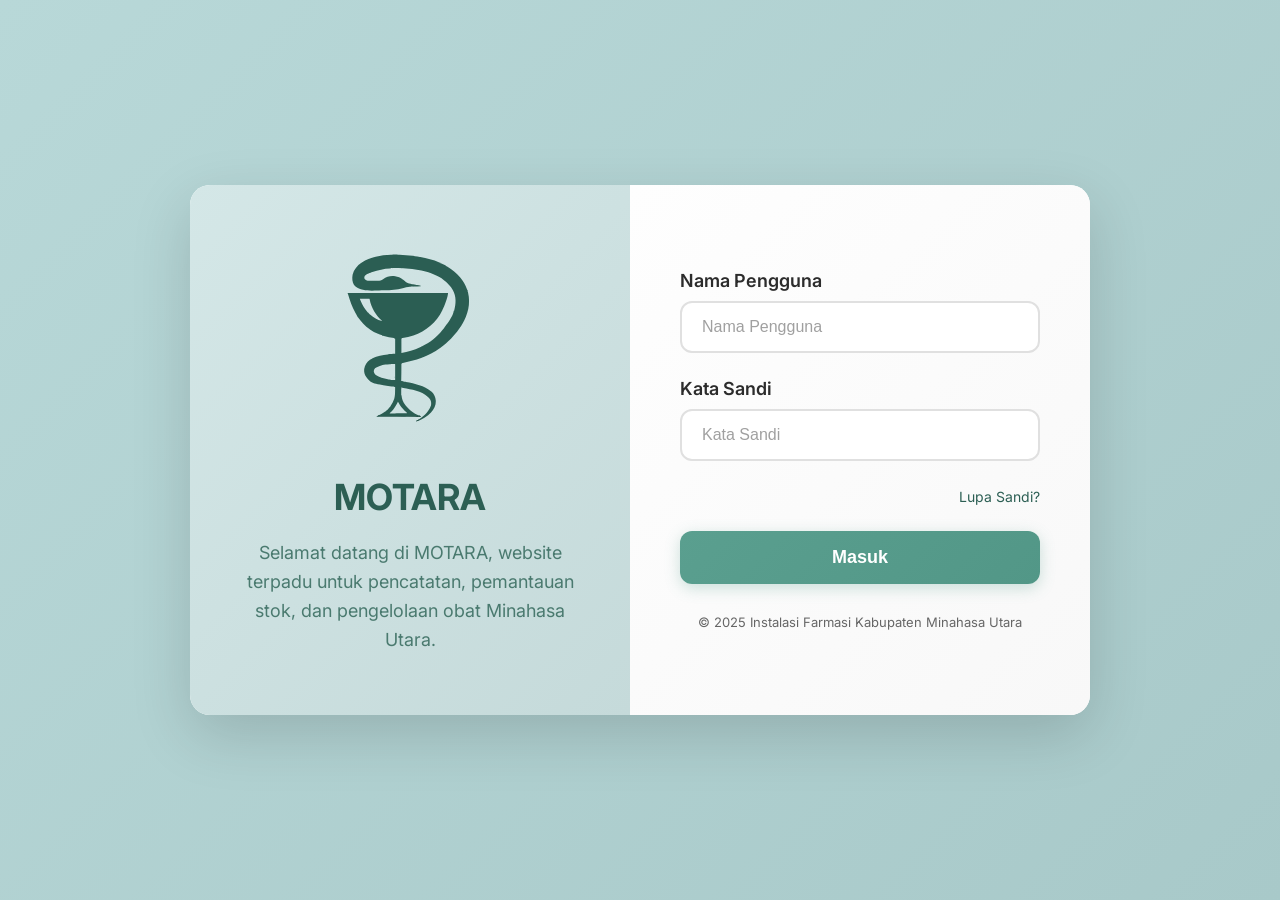
<file: frontend/login.html>
<!DOCTYPE html>
<html lang="id">
<head>
    <meta charset="UTF-8">
    <meta name="viewport" content="width=device-width, initial-scale=1.0">
    <title>Login Farmasi - Sistem Informasi Instalasi Farmasi</title>
    <link rel="icon" type="" href="assets/img/logo-light.svg">
    <link rel="stylesheet" href="css/style.css">
    <link rel="stylesheet" href="css/animations.css">
</head>
<body>
    <div class="login-container">
        <div class="left-panel">
            <div class="logo">
                <img src="assets/img/logo-theme.svg" alt="Logo Farmasi" draggable="false">
            </div>
            <div class="header">
                <h1>MOTARA</h1>
                <p>Selamat datang di MOTARA, website terpadu untuk pencatatan, pemantauan stok, dan pengelolaan obat Minahasa Utara.</p>
            </div>
        </div>
        
        <div class="right-panel">
            <form id="loginForm">
                <div class="form-group">
                    <label for="username">Nama Pengguna</label>
                    <input type="text" id="username" name="username" placeholder="Nama Pengguna" required>
                    <div class="error-message" id="usernameError"></div>
                </div>
                
                <div class="form-group">
                    <label for="password">Kata Sandi</label>
                    <input type="password" id="password" name="password" placeholder="Kata Sandi" required>
                    <div class="error-message" id="passwordError"></div>
                </div>
                
                <div class="forgot-password">
                    <a href="#" id="forgotPasswordLink">Lupa Sandi?</a>
                </div>
                
                <button type="submit" class="login-btn">Masuk</button>
                
                <div class="copyright">
                    © 2025 Instalasi Farmasi Kabupaten Minahasa Utara
                </div>
            </form>
            
            <!-- <div style="margin-top: 30px; padding: 20px; background: #f0f9ff; border-radius: 10px; font-size: 13px;">
                <strong>Demo Credentials:</strong><br>
                <strong>Admin:</strong> username: <code>admin</code> / password: <code>password</code><br>
                <strong>Staff:</strong> username: <code>staff1</code> / password: <code>password</code><br>
                <strong>Kepala Instalasi:</strong> username: <code>kepala</code> / password: <code>password</code>
            </div>
        </div> -->
    </div>

    <script src="js/login-script.js"></script>
</body>
</html>
</file>
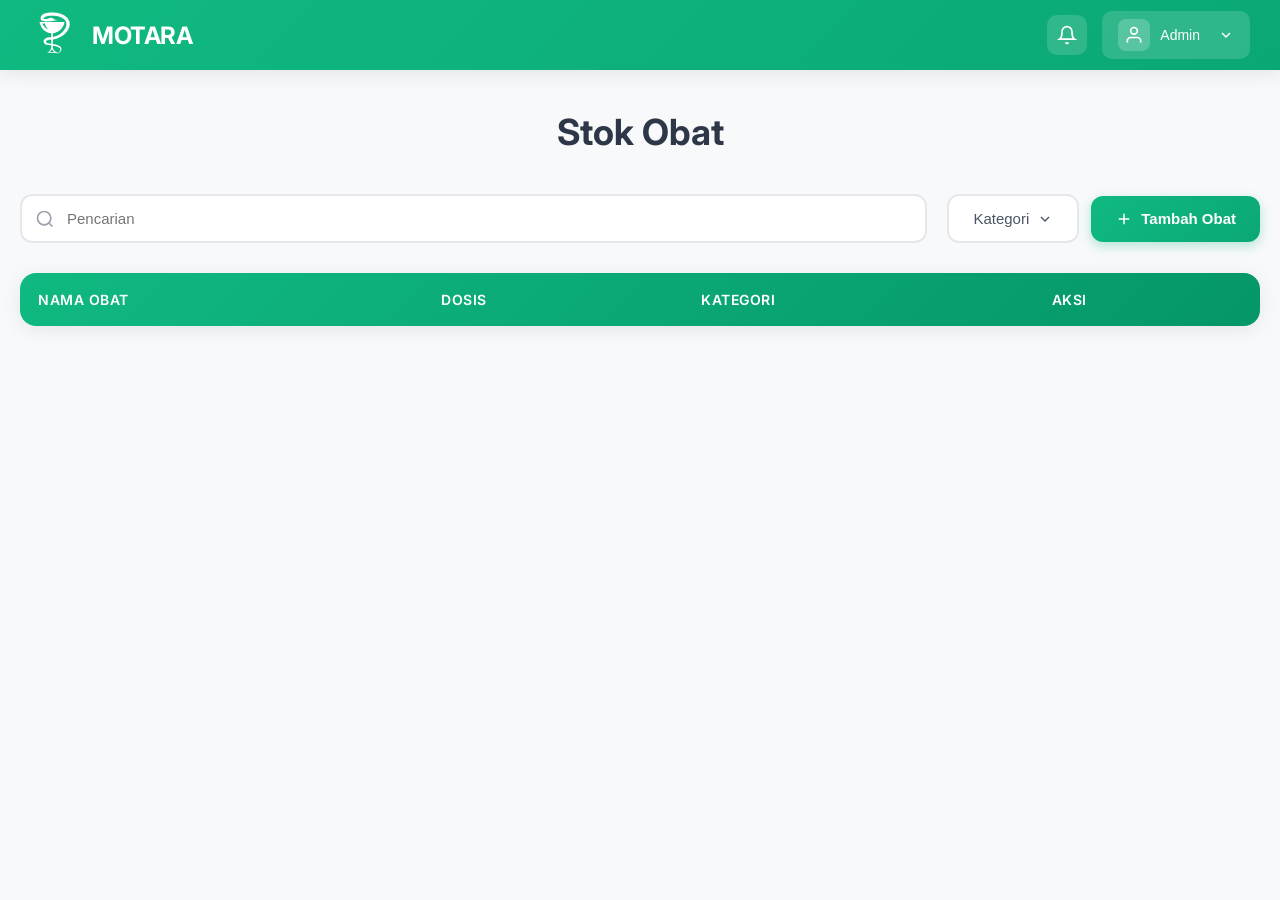
<file: frontend/medicine-stock.html>
<!DOCTYPE html>
<html lang="id">
<head>
    <meta charset="UTF-8">
    <meta name="viewport" content="width=device-width, initial-scale=1.0">
    <title>Stok Obat - MOTARA</title>
    <link rel="icon" type="" href="assets/img/logo-light.svg">
    <link rel="stylesheet" href="css/medicine-stock.css">
    <link rel="stylesheet" href="css/navbar-notification.css">
    <link rel="stylesheet" href="css/animations.css">
    <style>
        .bulk-medicine-item {
            background: linear-gradient(135deg, #f8f9fa 0%, #e9ecef 100%);
            border: 2px solid #dee2e6;
            border-radius: 12px;
            padding: 20px;
            margin-bottom: 15px;
            position: relative;
            transition: all 0.3s ease;
        }
        
        .bulk-medicine-item:hover {
            border-color: #10b981;
            box-shadow: 0 4px 12px rgba(16, 185, 129, 0.1);
        }
        
        .bulk-item-header {
            display: flex;
            align-items: center;
            gap: 12px;
            margin-bottom: 15px;
        }
        
        .bulk-item-number {
            width: 36px;
            height: 36px;
            background: linear-gradient(135deg, #10b981 0%, #059669 100%);
            color: white;
            border-radius: 50%;
            display: flex;
            align-items: center;
            justify-content: center;
            font-weight: 700;
            font-size: 16px;
        }
        
        .bulk-item-title {
            font-size: 16px;
            font-weight: 600;
            color: #374151;
        }
        
        .bulk-remove-btn {
            position: absolute;
            top: 15px;
            right: 15px;
            background: #fee2e2;
            color: #dc2626;
            border: none;
            width: 32px;
            height: 32px;
            border-radius: 8px;
            cursor: pointer;
            display: flex;
            align-items: center;
            justify-content: center;
            transition: all 0.2s ease;
        }
        
        .bulk-remove-btn:hover {
            background: #fecaca;
            transform: scale(1.1);
        }
        
        .bulk-form-grid {
            display: grid;
            grid-template-columns: repeat(3, 1fr);
            gap: 15px;
        }
        
        .bulk-add-more-btn {
            width: 100%;
            padding: 16px;
            background: linear-gradient(135deg, #d1fae5 0%, #a7f3d0 100%);
            border: 2px dashed #10b981;
            border-radius: 12px;
            color: #059669;
            font-weight: 600;
            cursor: pointer;
            display: flex;
            align-items: center;
            justify-content: center;
            gap: 8px;
            transition: all 0.3s ease;
            margin-top: 15px;
        }
        
        .bulk-add-more-btn:hover {
            background: linear-gradient(135deg, #a7f3d0 0%, #6ee7b7 100%);
            transform: translateY(-2px);
        }
        
        .bulk-summary {
            background: linear-gradient(135deg, #dbeafe 0%, #bfdbfe 100%);
            border: 2px solid #3b82f6;
            border-radius: 12px;
            padding: 16px;
            margin: 20px 0;
            text-align: center;
        }
        
        .bulk-summary-text {
            color: #1e40af;
            font-weight: 600;
            font-size: 16px;
        }
        
        .bulk-summary-number {
            color: #1e3a8a;
            font-weight: 700;
            font-size: 24px;
        }
        
        .mode-toggle {
            display: flex;
            gap: 8px;
            margin-bottom: 20px;
            background: #f3f4f6;
            padding: 4px;
            border-radius: 10px;
        }
        
        .mode-btn {
            flex: 1;
            padding: 10px;
            background: transparent;
            border: none;
            border-radius: 8px;
            cursor: pointer;
            font-weight: 600;
            transition: all 0.3s ease;
            color: #6b7280;
        }
        
        .mode-btn.active {
            background: linear-gradient(135deg, #10b981 0%, #059669 100%);
            color: white;
            box-shadow: 0 4px 12px rgba(16, 185, 129, 0.3);
        }
        
        .bulk-container {
            display: none;
        }
        
        .bulk-container.active {
            display: block;
        }
        
        .single-container.active {
            display: block;
        }
        
        .single-container {
            display: none;
        }

        @media (max-width: 768px) {
            .bulk-form-grid {
                grid-template-columns: 1fr;
            }
        }
    </style>
</head>
<body>
    <nav class="navbar">
        <div class="navbar-container">
            <div class="navbar-brand">
                <div class="logo-icon">
                    <img src="assets/img/logo-light.svg" alt="">
                </div>
                <span class="brand-text">MOTARA</span>
            </div>

            <div class="navbar-menu">
                <!-- Menu akan di-generate otomatis oleh navbar-role-manager.js -->
            </div>

            <div class="navbar-right">
                <button class="notification-btn">
                    <svg width="20" height="20" viewBox="0 0 24 24" fill="none" stroke="currentColor" stroke-width="2">
                        <path d="M18 8A6 6 0 0 0 6 8c0 7-3 9-3 9h18s-3-2-3-9"/>
                        <path d="M13.73 21a2 2 0 0 1-3.46 0"/>
                    </svg>
                    <span class="notification-badge"></span>
                </button>

                <div class="profile-dropdown">
                    <button class="profile-btn">
                        <div class="profile-avatar">
                            <svg width="20" height="20" viewBox="0 0 24 24" fill="none" stroke="currentColor" stroke-width="2">
                                <path d="M20 21v-2a4 4 0 0 0-4-4H8a4 4 0 0 0-4 4v2"/>
                                <circle cx="12" cy="7" r="4"/>
                            </svg>
                        </div>
                        <span class="profile-name">Admin</span>
                        <svg class="dropdown-arrow" width="16" height="16" viewBox="0 0 24 24" fill="none" stroke="currentColor" stroke-width="2">
                            <polyline points="6 9 12 15 18 9"/>
                        </svg>
                    </button>
                    <div class="dropdown-menu profile-menu">
                        <div class="profile-info">
                            <div class="profile-avatar-large">
                                <svg width="24" height="24" viewBox="0 0 24 24" fill="none" stroke="currentColor" stroke-width="2">
                                    <path d="M20 21v-2a4 4 0 0 0-4-4H8a4 4 0 0 0-4 4v2"/>
                                    <circle cx="12" cy="7" r="4"/>
                                </svg>
                            </div>
                            <div>
                                <div class="profile-info-name">Admin Pengguna</div>
                                <div class="profile-info-email">darrenchio@gmail.com</div>
                            </div>
                        </div>
                        <div class="dropdown-divider"></div>
                        <a href="#" class="dropdown-item logout">
                            <svg width="18" height="18" viewBox="0 0 24 24" fill="none" stroke="currentColor" stroke-width="2">
                                <path d="M9 21H5a2 2 0 0 1-2-2V5a2 2 0 0 1 2-2h4"/>
                                <polyline points="16 17 21 12 16 7"/>
                                <line x1="21" y1="12" x2="9" y2="12"/>
                            </svg>
                            Keluar
                        </a>
                    </div>
                </div>
            </div>

            <button class="mobile-menu-btn">
                <svg width="24" height="24" viewBox="0 0 24 24" fill="none" stroke="currentColor" stroke-width="2">
                    <line x1="3" y1="12" x2="21" y2="12"/>
                    <line x1="3" y1="6" x2="21" y2="6"/>
                    <line x1="3" y1="18" x2="21" y2="18"/>
                </svg>
            </button>
        </div>
    </nav>

    <div class="container">
        <h1>Stok Obat</h1>

        <div class="controls">
            <div class="search-box">
                <svg class="search-icon" width="20" height="20" viewBox="0 0 24 24" fill="none" stroke="currentColor" stroke-width="2">
                    <circle cx="11" cy="11" r="8"/>
                    <path d="m21 21-4.35-4.35"/>
                </svg>
                <input type="text" id="searchInput" placeholder="Pencarian">
            </div>

            <div class="filter-group">
                <div class="dropdown">
                    <button class="dropdown-btn" id="categoryBtn">
                        <span>Kategori</span> <svg class="dropdown-arrow" width="16" height="16" viewBox="0 0 24 24" fill="none" stroke="currentColor" stroke-width="2"><polyline points="6 9 12 15 18 9"/></svg>
                    </button>
                    <div class="dropdown-content" id="categoryDropdown">
                        <a onclick="filterCategory('all')">Semua Kategori</a>
                        <a onclick="filterCategory('Obat DAK')">Obat DAK</a>
                        <a onclick="filterCategory('Perbekkes DAK')">Perbekkes DAK</a>
                        <a onclick="filterCategory('Droping')">Droping</a>
                        <a onclick="filterCategory('Perbekkes DID')">Perbekkes DID</a>
                        <a onclick="filterCategory('Vaksin Covid')">Vaksin Covid</a>
                    </div>
                </div>

                <button class="add-btn" onclick="openModal()">
                    <svg width="18" height="18" viewBox="0 0 24 24" fill="none" stroke="currentColor" stroke-width="2">
                        <line x1="12" y1="5" x2="12" y2="19"/>
                        <line x1="5" y1="12" x2="19" y2="12"/>
                    </svg>
                    Tambah Obat
                </button>
            </div>
        </div>

        <div class="table-container">
            <table>
                <thead>
                    <tr>
                        <th>Nama Obat</th>
                        <th>Dosis</th>
                        <th>Kategori</th>
                        <th>Aksi</th>
                    </tr>
                </thead>
                <tbody id="tableBody">
                </tbody>
            </table>
        </div>
    </div>

    <!-- Modal Form -->
    <div class="modal" id="modal">
        <div class="modal-content" style="max-width: 800px;">
            <div class="modal-header">
                <h2 id="modalTitle">Tambah Obat</h2>
            </div>
            
            <!-- Mode Toggle -->
            <div class="mode-toggle">
                <button type="button" class="mode-btn active" onclick="switchMode('single')">
                    <svg width="16" height="16" viewBox="0 0 24 24" fill="none" stroke="currentColor" stroke-width="2" style="display: inline-block; vertical-align: middle; margin-right: 4px;">
                        <path d="M14 2H6a2 2 0 0 0-2 2v16a2 2 0 0 0 2 2h12a2 2 0 0 0 2-2V8z"/>
                        <polyline points="14 2 14 8 20 8"/>
                    </svg>
                    Tambah 1 Obat
                </button>
                <button type="button" class="mode-btn" onclick="switchMode('bulk')">
                    <svg width="16" height="16" viewBox="0 0 24 24" fill="none" stroke="currentColor" stroke-width="2" style="display: inline-block; vertical-align: middle; margin-right: 4px;">
                        <path d="M14 2H6a2 2 0 0 0-2 2v16a2 2 0 0 0 2 2h12a2 2 0 0 0 2-2V8z"/>
                        <polyline points="14 2 14 8 20 8"/>
                        <line x1="9" y1="15" x2="15" y2="15"/>
                        <line x1="12" y1="12" x2="12" y2="18"/>
                    </svg>
                    Tambah Multiple Obat
                </button>
            </div>

            <!-- Single Mode Form -->
            <div class="single-container active">
                <div id="singleForm">
                    <div class="form-group">
                        <label>Nama Obat</label>
                        <input type="text" id="namaObat" required>
                    </div>
                    <div class="form-group">
                        <label>Dosis</label>
                        <input type="text" id="dosis" placeholder="Contoh: 500 mg" required>
                    </div>
                    <div class="form-group">
                        <label>Kategori</label>
                        <select id="kategori" required>
                            <option value="">Pilih Kategori</option>
                            <option value="Obat DAK">Obat DAK</option>
                            <option value="Perbekkes DAK">Perbekkes DAK</option>
                            <option value="Droping">Droping</option>
                            <option value="Perbekkes DID">Perbekkes DID</option>
                            <option value="Vaksin Covid">Vaksin Covid</option>
                        </select>
                    </div>
                    <div class="modal-actions">
                        <button type="button" class="btn-secondary" onclick="closeModal()">Batal</button>
                        <button type="button" class="btn-primary" onclick="handleSingleSubmit()">Simpan</button>
                    </div>
                </div>
            </div>

            <!-- Bulk Mode Form -->
            <div class="bulk-container">
                <div id="bulkMedicinesContainer">
                    <!-- Bulk items will be inserted here -->
                </div>
                
                <button type="button" class="bulk-add-more-btn" onclick="addBulkMedicine()">
                    <svg width="20" height="20" viewBox="0 0 24 24" fill="none" stroke="currentColor" stroke-width="2">
                        <line x1="12" y1="5" x2="12" y2="19"/>
                        <line x1="5" y1="12" x2="19" y2="12"/>
                    </svg>
                    Tambah Obat Lainnya
                </button>
                
                <div class="bulk-summary">
                    <span class="bulk-summary-text">Total: </span>
                    <span class="bulk-summary-number" id="bulkCount">1</span>
                    <span class="bulk-summary-text"> obat akan ditambahkan</span>
                </div>
                
                <div class="modal-actions">
                    <button type="button" class="btn-secondary" onclick="closeModal()">Batal</button>
                    <button type="button" class="btn-primary" onclick="handleBulkSubmit()">
                        <span id="bulkSubmitText">Simpan 1 Obat</span>
                    </button>
                </div>
            </div>
        </div>
    </div>

    <!-- Modal Konfirmasi Hapus -->
    <div class="modal" id="deleteModal">
        <div class="modal-content delete-modal-content">
            <button class="close-btn" onclick="closeDeleteModal()">×</button>
            <h2 class="delete-title">Ingin Menghapus Obat?</h2>
            <div class="delete-info">
                <p><strong>Nama Obat:</strong> <span id="deleteNama"></span></p>
                <p><strong>Dosis:</strong> <span id="deleteDosis"></span></p>
                <p><strong>Kategori:</strong> <span id="deleteKategori"></span></p>
                <p><strong>Alasan (Wajib):</strong></p>
                <textarea id="deleteReason" placeholder="Masukkan alasan penghapusan..." rows="4"></textarea>
            </div>
            <div class="delete-actions">
                <button class="btn-delete" onclick="confirmDelete()">Hapus</button>
            </div>
        </div>
    </div>

    <!-- Navbar Role Manager - WAJIB -->
    <script src="js/navbar-role-manager.js"></script>
    <script src="js/medicine-stock-bulk.js"></script>
    <script src="js/navbar-notification.js"></script>
</body>
</html>
</file>
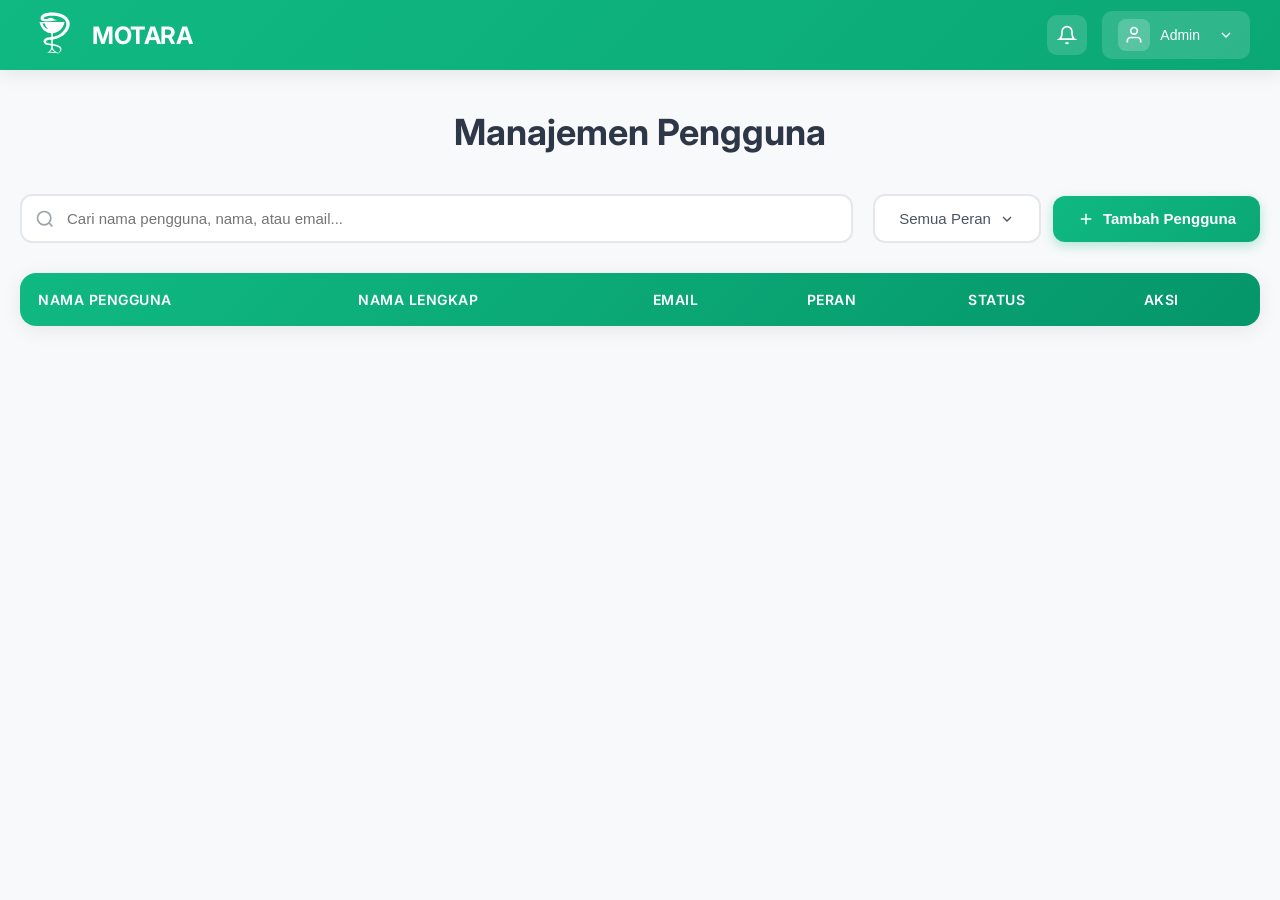
<file: frontend/users-management.html>
<!DOCTYPE html>
<html lang="id">
<head>
    <meta charset="UTF-8">
    <meta name="viewport" content="width=device-width, initial-scale=1.0">
    <title>Manajemen Pengguna - MOTARA</title>
    <link rel="icon" type="" href="assets/img/logo-light.svg">
    <link rel="stylesheet" href="css/medicine-stock.css">
    <link rel="stylesheet" href="css/navbar-notification.css">
    <link rel="stylesheet" href="css/animations.css">
    <style>
        .badge-role {
            padding: 4px 12px;
            border-radius: 12px;
            font-size: 12px;
            font-weight: 600;
            text-transform: uppercase;
        }
        .badge-role.admin {
            background: #e74c3c;
            color: white;
        }
        .badge-role.staff {
            background: #3498db;
            color: white;
        }
        .badge-role.kepala_instalasi {
            background: #9b59b6;
            color: white;
        }
        .badge-status {
            padding: 4px 12px;
            border-radius: 12px;
            font-size: 12px;
            font-weight: 600;
        }
        .badge-status.aktif {
            background: #2ecc71;
            color: white;
        }
        .badge-status.nonaktif {
            background: #95a5a6;
            color: white;
        }
    </style>
</head>
<body>
    <nav class="navbar">
        <div class="navbar-container">
            <div class="navbar-brand">
                <div class="logo-icon">
                    <img src="assets/img/logo-light.svg" alt="">
                </div>
                <span class="brand-text">MOTARA</span>
            </div>

            <div class="navbar-menu">
                <!-- Menu akan di-generate otomatis oleh navbar-role-manager.js -->
            </div>

            <div class="navbar-right">
                <button class="notification-btn">
                    <svg width="20" height="20" viewBox="0 0 24 24" fill="none" stroke="currentColor" stroke-width="2">
                        <path d="M18 8A6 6 0 0 0 6 8c0 7-3 9-3 9h18s-3-2-3-9"/>
                        <path d="M13.73 21a2 2 0 0 1-3.46 0"/>
                    </svg>
                    <span class="notification-badge"></span>
                </button>

                <div class="profile-dropdown">
                    <button class="profile-btn">
                        <div class="profile-avatar">
                            <svg width="20" height="20" viewBox="0 0 24 24" fill="none" stroke="currentColor" stroke-width="2">
                                <path d="M20 21v-2a4 4 0 0 0-4-4H8a4 4 0 0 0-4 4v2"/>
                                <circle cx="12" cy="7" r="4"/>
                            </svg>
                        </div>
                        <span class="profile-name">Admin</span>
                        <svg class="dropdown-arrow" width="16" height="16" viewBox="0 0 24 24" fill="none" stroke="currentColor" stroke-width="2">
                            <polyline points="6 9 12 15 18 9"/>
                        </svg>
                    </button>
                    <div class="dropdown-menu profile-menu">
                        <div class="profile-info">
                            <div class="profile-avatar-large">
                                <svg width="24" height="24" viewBox="0 0 24 24" fill="none" stroke="currentColor" stroke-width="2">
                                    <path d="M20 21v-2a4 4 0 0 0-4-4H8a4 4 0 0 0-4 4v2"/>
                                    <circle cx="12" cy="7" r="4"/>
                                </svg>
                            </div>
                            <div>
                                <div class="profile-info-name">Administrator</div>
                                <div class="profile-info-email">admin@motara.com</div>
                            </div>
                        </div>
                        <div class="dropdown-divider"></div>
                        <a href="#" class="dropdown-item logout">
                            <svg width="18" height="18" viewBox="0 0 24 24" fill="none" stroke="currentColor" stroke-width="2">
                                <path d="M9 21H5a2 2 0 0 1-2-2V5a2 2 0 0 1 2-2h4"/>
                                <polyline points="16 17 21 12 16 7"/>
                                <line x1="21" y1="12" x2="9" y2="12"/>
                            </svg>
                            Keluar
                        </a>
                    </div>
                </div>
            </div>

            <button class="mobile-menu-btn">
                <svg width="24" height="24" viewBox="0 0 24 24" fill="none" stroke="currentColor" stroke-width="2">
                    <line x1="3" y1="12" x2="21" y2="12"/>
                    <line x1="3" y1="6" x2="21" y2="6"/>
                    <line x1="3" y1="18" x2="21" y2="18"/>
                </svg>
            </button>
        </div>
    </nav>

    <div class="container">
        <h1>Manajemen Pengguna</h1>

        <div class="controls">
            <div class="search-box">
                <svg class="search-icon" width="20" height="20" viewBox="0 0 24 24" fill="none" stroke="currentColor" stroke-width="2">
                    <circle cx="11" cy="11" r="8"/>
                    <path d="m21 21-4.35-4.35"/>
                </svg>
                <input type="text" id="searchInput" placeholder="Cari nama pengguna, nama, atau email...">
            </div>

            <div class="filter-group">
                <div class="dropdown">
                    <button class="dropdown-btn" id="roleBtn">
                        <span>Semua Peran</span> <svg class="dropdown-arrow" width="16" height="16" viewBox="0 0 24 24" fill="none" stroke="currentColor" stroke-width="2"><polyline points="6 9 12 15 18 9"/></svg>
                    </button>
                    <div class="dropdown-content" id="roleDropdown">
                        <a onclick="filterRole('all')">Semua Peran</a>
                        <a onclick="filterRole('admin')">Admin</a>
                        <a onclick="filterRole('staff')">Staff</a>
                        <a onclick="filterRole('kepala_instalasi')">Kepala Instalasi</a>
                    </div>
                </div>

                <button class="add-btn" onclick="openModal()">
                    <svg width="18" height="18" viewBox="0 0 24 24" fill="none" stroke="currentColor" stroke-width="2">
                        <line x1="12" y1="5" x2="12" y2="19"/>
                        <line x1="5" y1="12" x2="19" y2="12"/>
                    </svg>
                    Tambah Pengguna
                </button>
            </div>
        </div>

        <div class="table-container">
            <table>
                <thead>
                    <tr>
                        <th>Nama Pengguna</th>
                        <th>Nama Lengkap</th>
                        <th>Email</th>
                        <th>Peran</th>
                        <th>Status</th>
                        <th>Aksi</th>
                    </tr>
                </thead>
                <tbody id="tableBody">
                </tbody>
            </table>
        </div>
    </div>

    <!-- Modal Form -->
    <div class="modal" id="modal">
        <div class="modal-content">
            <div class="modal-header">
                <h2 id="modalTitle">Tambah Pengguna Baru</h2>
            </div>
            <form id="userForm">
                <div class="form-group">
                    <label>Nama Pengguna</label>
                    <input type="text" id="username" required>
                </div>
                <div class="form-group" id="passwordGroup">
                    <label>Kata Sandi</label>
                    <input type="password" id="password" required>
                    <small style="color: #7f8c8d;">Minimal 6 karakter</small>
                </div>
                <div class="form-group">
                    <label>Nama Lengkap</label>
                    <input type="text" id="namaLengkap" required>
                </div>
                <div class="form-group">
                    <label>Email</label>
                    <input type="email" id="email" required>
                </div>
                <div class="form-group">
                    <label>Peran</label>
                    <select id="role" required>
                        <option value="">Pilih Peran</option>
                        <option value="admin">Admin</option>
                        <option value="staff">Staff</option>
                        <option value="kepala_instalasi">Kepala Instalasi</option>
                    </select>
                </div>
                <div class="form-group">
                    <label>Status</label>
                    <select id="status" required>
                        <option value="aktif">Aktif</option>
                        <option value="nonaktif">Non-Aktif</option>
                    </select>
                </div>
                <div class="modal-actions">
                    <button type="button" class="btn-secondary" onclick="closeModal()">Batal</button>
                    <button type="submit" class="btn-primary">Simpan</button>
                </div>
            </form>
        </div>
    </div>

    <!-- Navbar Role Manager - WAJIB -->
    <script src="js/navbar-role-manager.js"></script>
    <script src="js/users-management.js"></script>
    <script src="js/navbar-notification.js"></script>
</body>
</html>
</file>
<file: frontend/css/medicine-stock.css>
@import url('https://fonts.googleapis.com/css2?family=Inter:wght@300;400;500;600;700&display=swap');

* {
    margin: 0;
    padding: 0;
    box-sizing: border-box;
}

body {
    font-family: 'Inter', sans-serif;
    background: #f8f9fa;
}

/* Navbar Styles */
.navbar {
    background: linear-gradient(135deg, #10b981 0%, #059669 100%);
    box-shadow: 0 2px 20px rgba(0, 0, 0, 0.1);
    position: sticky;
    top: 0;
    z-index: 100;
}

.navbar-container {
    max-width: 1400px;
    margin: 0 auto;
    padding: 0 30px;
    display: flex;
    align-items: center;
    justify-content: space-between;
    height: 70px;
}

.navbar-brand {
    display: flex;
    align-items: center;
    gap: 12px;
    cursor: pointer;
}

.logo-icon {
    display: flex;
    align-items: center;
}

.logo-icon img {
    width: 50px;  /* Ubah sesuai ukuran yang diinginkan */
    height: auto; /* Ubah sesuai ukuran yang diinginkan */
    object-fit: contain; /* Agar proporsi logo tetap */
}

.brand-text {
    font-size: 24px;
    font-weight: 700;
    color: white;
    letter-spacing: -0.5px;
}

.navbar-menu {
    display: flex;
    align-items: center;
    gap: 8px;
    flex: 1;
    justify-content: center;
}

.nav-link {
    display: flex;
    align-items: center;
    gap: 8px;
    padding: 10px 18px;
    color: rgba(255, 255, 255, 0.9);
    text-decoration: none;
    border-radius: 8px;
    font-size: 15px;
    font-weight: 500;
    transition: all 0.3s ease;
    position: relative;
}

.nav-link:hover {
    background: rgba(255, 255, 255, 0.15);
    color: white;
}

.nav-link.active {
    background: rgba(255, 255, 255, 0.2);
    color: white;
}

.nav-link svg {
    flex-shrink: 0;
}

/* Dropdown Navigation */
.nav-dropdown {
    position: relative;
}

.dropdown-arrow {
    transition: transform 0.3s ease;
    margin-left: 4px;
}

.nav-dropdown:hover .dropdown-arrow {
    transform: rotate(180deg);
}

.dropdown-menu {
    position: absolute;
    top: calc(100% + 12px);
    left: 0;
    background: white;
    border-radius: 12px;
    box-shadow: 0 10px 40px rgba(0, 0, 0, 0.15);
    min-width: 220px;
    opacity: 0;
    visibility: hidden;
    transform: translateY(-10px);
    transition: all 0.3s ease;
    overflow: hidden;
}

.nav-dropdown:hover .dropdown-menu,
.profile-dropdown:hover .dropdown-menu {
    opacity: 1;
    visibility: visible;
    transform: translateY(0);
}

.dropdown-item {
    display: flex;
    align-items: center;
    gap: 12px;
    padding: 12px 20px;
    color: #333;
    text-decoration: none;
    font-size: 14px;
    transition: all 0.2s ease;
}

.dropdown-item:hover {
    background: #f8f9fa;
    color: #10b981;
}

.dropdown-item.logout {
    color: #dc3545;
}

.dropdown-item.logout:hover {
    background: #fff5f5;
}

.dropdown-divider {
    height: 1px;
    background: #e9ecef;
    margin: 8px 0;
}

/* Navbar Right */
.navbar-right {
    display: flex;
    align-items: center;
    gap: 15px;
}

.notification-btn {
    position: relative;
    background: rgba(255, 255, 255, 0.15);
    border: none;
    width: 42px;
    height: 42px;
    border-radius: 10px;
    display: flex;
    align-items: center;
    justify-content: center;
    cursor: pointer;
    color: white;
    transition: all 0.3s ease;
}

.notification-btn:hover {
    background: rgba(255, 255, 255, 0.25);
}

.notification-badge {
    position: absolute;
    top: -4px;
    right: -4px;
    background: #ef4444;
    color: white;
    font-size: 11px;
    font-weight: 600;
    width: 20px;
    height: 20px;
    border-radius: 50%;
    display: flex;
    align-items: center;
    justify-content: center;
    border: 2px solid #10b981;
}

.profile-dropdown {
    position: relative;
}

.profile-btn {
    display: flex;
    align-items: center;
    gap: 10px;
    background: rgba(255, 255, 255, 0.15);
    border: none;
    padding: 8px 16px;
    border-radius: 10px;
    cursor: pointer;
    color: white;
    transition: all 0.3s ease;
}

.profile-btn:hover {
    background: rgba(255, 255, 255, 0.25);
}

.profile-avatar {
    width: 32px;
    height: 32px;
    border-radius: 8px;
    background: rgba(255, 255, 255, 0.2);
    display: flex;
    align-items: center;
    justify-content: center;
}

.profile-name {
    font-size: 14px;
    font-weight: 500;
}

.profile-menu {
    right: 0;
    left: auto;
    min-width: 280px;
}

.profile-info {
    display: flex;
    align-items: center;
    gap: 12px;
    padding: 16px 20px;
}

.profile-avatar-large {
    width: 48px;
    height: 48px;
    border-radius: 12px;
    background: linear-gradient(135deg, #10b981 0%, #059669 100%);
    display: flex;
    align-items: center;
    justify-content: center;
    color: white;
}

.profile-info-name {
    font-weight: 600;
    font-size: 15px;
    color: #333;
}

.profile-info-email {
    font-size: 13px;
    color: #6c757d;
    margin-top: 2px;
}

.mobile-menu-btn {
    display: none;
    background: rgba(255, 255, 255, 0.15);
    border: none;
    width: 42px;
    height: 42px;
    border-radius: 10px;
    align-items: center;
    justify-content: center;
    cursor: pointer;
    color: white;
}

/* Container */
.container {
    max-width: 1400px;
    margin: 0 auto;
    padding: 40px 20px;
}

h1 {
    text-align: center;
    margin-bottom: 40px;
    font-size: 36px;
    color: #2d3748;
    font-weight: 700;
}

.controls {
    display: flex;
    justify-content: space-between;
    align-items: center;
    margin-bottom: 30px;
    gap: 20px;
    flex-wrap: wrap;
}

.search-box {
    flex: 1;
    min-width: 300px;
    position: relative;
}

.search-icon {
    position: absolute;
    left: 15px;
    top: 50%;
    transform: translateY(-50%);
    color: #9ca3af;
    pointer-events: none;
}

.search-box input {
    width: 100%;
    padding: 14px 20px 14px 45px;
    border: 2px solid #e5e7eb;
    border-radius: 12px;
    font-size: 15px;
    transition: all 0.3s ease;
    background: white;
}

.search-box input:focus {
    outline: none;
    border-color: #10b981;
    box-shadow: 0 0 0 3px rgba(16, 185, 129, 0.1);
}

.filter-group {
    display: flex;
    gap: 12px;
    align-items: center;
}

.dropdown {
    position: relative;
}

.dropdown-btn {
    padding: 14px 24px;
    background: white;
    border: 2px solid #e5e7eb;
    border-radius: 12px;
    cursor: pointer;
    font-size: 15px;
    font-weight: 500;
    color: #4b5563;
    transition: all 0.3s ease;
}

.dropdown-btn:hover {
    border-color: #10b981;
    color: #10b981;
}

.dropdown-content {
    display: none;
    position: absolute;
    background: white;
    min-width: 240px;
    box-shadow: 0 10px 40px rgba(0, 0, 0, 0.15);
    border-radius: 12px;
    z-index: 10;
    margin-top: 8px;
    overflow: hidden;
}

.dropdown-content.show {
    display: block;
}

.dropdown-content a {
    display: block;
    padding: 12px 20px;
    text-decoration: none;
    color: #333;
    cursor: pointer;
    font-size: 14px;
    transition: all 0.2s ease;
}

.dropdown-content a:hover {
    background: #f8f9fa;
    color: #10b981;
}

.add-btn {
    padding: 14px 24px;
    background: linear-gradient(135deg, #10b981 0%, #059669 100%);
    border: none;
    border-radius: 12px;
    cursor: pointer;
    font-size: 15px;
    font-weight: 600;
    color: white;
    display: flex;
    align-items: center;
    gap: 8px;
    transition: all 0.3s ease;
    box-shadow: 0 4px 12px rgba(16, 185, 129, 0.3);
}

.add-btn:hover {
    transform: translateY(-2px);
    box-shadow: 0 6px 20px rgba(16, 185, 129, 0.4);
}

.table-container {
    background: white;
    border-radius: 16px;
    overflow: hidden;
    box-shadow: 0 4px 20px rgba(0, 0, 0, 0.08);
}

table {
    width: 100%;
    border-collapse: collapse;
}

thead {
    background: linear-gradient(135deg, #10b981 0%, #059669 100%);
}

th {
    padding: 18px;
    text-align: left;
    font-weight: 600;
    font-size: 14px;
    color: white;
    text-transform: uppercase;
    letter-spacing: 0.5px;
}

td {
    padding: 18px;
    border-bottom: 1px solid #f3f4f6;
    font-size: 15px;
    color: #4b5563;
}

tr:last-child td {
    border-bottom: none;
}

tbody tr {
    transition: all 0.2s ease;
}

tbody tr:hover {
    background: #f9fafb;
}

.action-btn {
    padding: 8px 16px;
    border: none;
    border-radius: 8px;
    cursor: pointer;
    font-size: 14px;
    font-weight: 500;
    margin-right: 8px;
    transition: all 0.2s ease;
}

.edit-btn {
    background: #d1fae5;
    color: #059669;
}

.edit-btn:hover {
    background: #a7f3d0;
    transform: translateY(-1px);
}

.delete-btn {
    background: #fee2e2;
    color: #dc2626;
}

.delete-btn:hover {
    background: #fecaca;
    transform: translateY(-1px);
}

.modal {
    display: none;
    position: fixed;
    z-index: 1000;
    left: 0;
    top: 0;
    width: 100%;
    height: 100%;
    background: rgba(0, 0, 0, 0.6);
    backdrop-filter: blur(4px);
    justify-content: center;
    align-items: center;
}

.modal.show {
    display: flex;
}

.modal-content {
    background: white;
    padding: 40px;
    border-radius: 16px;
    max-width: 500px;
    width: 90%;
    max-height: 90vh;
    overflow-y: auto;
    box-shadow: 0 20px 60px rgba(0, 0, 0, 0.3);
}

.modal-header {
    margin-bottom: 30px;
}

.modal-header h2 {
    font-size: 24px;
    margin-bottom: 10px;
    color: #2d3748;
}

.form-group {
    margin-bottom: 20px;
}

.form-group label {
    display: block;
    margin-bottom: 8px;
    font-weight: 600;
    color: #374151;
    font-size: 14px;
}

.form-group input,
.form-group select {
    width: 100%;
    padding: 12px 16px;
    border: 2px solid #e5e7eb;
    border-radius: 10px;
    font-size: 15px;
    transition: all 0.3s ease;
}

.form-group input:focus,
.form-group select:focus {
    outline: none;
    border-color: #10b981;
    box-shadow: 0 0 0 3px rgba(16, 185, 129, 0.1);
}

.modal-actions {
    display: flex;
    gap: 12px;
    margin-top: 30px;
}

.modal-actions button {
    flex: 1;
    padding: 14px;
    border: none;
    border-radius: 10px;
    font-size: 15px;
    font-weight: 600;
    cursor: pointer;
    transition: all 0.3s ease;
}

.btn-primary {
    background: linear-gradient(135deg, #10b981 0%, #059669 100%);
    color: white;
    box-shadow: 0 4px 12px rgba(16, 185, 129, 0.3);
}

.btn-primary:hover {
    transform: translateY(-2px);
    box-shadow: 0 6px 20px rgba(16, 185, 129, 0.4);
}

.btn-secondary {
    background: #f3f4f6;
    color: #4b5563;
}

.btn-secondary:hover {
    background: #e5e7eb;
}

.empty-state {
    text-align: center;
    padding: 60px 20px;
    color: #9ca3af;
}

.empty-state p {
    font-size: 16px;
    margin-bottom: 20px;
}

/* Delete Modal Styles */
.delete-modal-content {
    max-width: 600px;
    position: relative;
}

.close-btn {
    position: absolute;
    top: 20px;
    right: 20px;
    background: none;
    border: none;
    font-size: 32px;
    cursor: pointer;
    color: #9ca3af;
    line-height: 1;
    padding: 0;
    width: 32px;
    height: 32px;
    transition: all 0.2s ease;
}

.close-btn:hover {
    color: #4b5563;
    transform: rotate(90deg);
}

.delete-title {
    font-size: 24px;
    margin-bottom: 25px;
    text-align: center;
    color: #2d3748;
}

.delete-info {
    background: #f9fafb;
    padding: 24px;
    border-radius: 12px;
    margin-bottom: 25px;
    border: 2px solid #f3f4f6;
}

.delete-info p {
    margin-bottom: 12px;
    font-size: 15px;
    line-height: 1.6;
    color: #4b5563;
}

.delete-info strong {
    color: #1f2937;
    font-weight: 600;
}

.delete-info textarea {
    width: 100%;
    padding: 12px 16px;
    border: 2px solid #e5e7eb;
    border-radius: 10px;
    font-size: 15px;
    font-family: inherit;
    resize: vertical;
    margin-top: 8px;
    transition: all 0.3s ease;
}

.delete-info textarea:focus {
    outline: none;
    border-color: #10b981;
    box-shadow: 0 0 0 3px rgba(16, 185, 129, 0.1);
}

.delete-actions {
    display: flex;
    justify-content: center;
}

.btn-delete {
    padding: 14px 60px;
    background: linear-gradient(135deg, #dc2626 0%, #991b1b 100%);
    color: white;
    border: none;
    border-radius: 10px;
    font-size: 16px;
    font-weight: 600;
    cursor: pointer;
    transition: all 0.3s ease;
    box-shadow: 0 4px 12px rgba(220, 38, 38, 0.3);
}

.btn-delete:hover {
    transform: translateY(-2px);
    box-shadow: 0 6px 20px rgba(220, 38, 38, 0.4);
}

@media (max-width: 1024px) {
    .navbar-menu {
        display: none;
    }

    .mobile-menu-btn {
        display: flex;
    }
}

@media (max-width: 768px) {
    .navbar-container {
        padding: 0 20px;
        height: 60px;
    }

    .brand-text {
        font-size: 20px;
    }

    .navbar-right {
        gap: 10px;
    }

    .profile-name {
        display: none;
    }

    .controls {
        flex-direction: column;
        align-items: stretch;
    }

    .search-box {
        min-width: 100%;
    }

    .filter-group {
        flex-direction: column;
        align-items: stretch;
    }

    .dropdown-btn,
    .add-btn {
        width: 100%;
        justify-content: center;
    }

    table {
        font-size: 14px;
    }

    th, td {
        padding: 12px 8px;
    }

    h1 {
        font-size: 28px;
    }
}
</file>
<file: frontend/css/navbar-notification.css>
@import url('https://fonts.googleapis.com/css2?family=Inter:wght@300;400;500;600;700&display=swap');
/* ================================================
   navbar-notification.css (ENHANCED VERSION)
   Styling untuk notifikasi kedaluwarsa di navbar
   ================================================ */

/* Notification Button Enhancement */
.notification-btn {
    position: relative;
    display: flex;
    align-items: center;
    justify-content: center;
    width: 40px;
    height: 40px;
    border-radius: 10px;
    transition: all 0.3s ease;
}

.notification-btn:hover {
    background: rgba(16, 185, 129, 0.1);
}

.notification-badge {
    position: absolute;
    top: -4px;
    right: -4px;
    min-width: 20px;
    height: 20px;
    background: #dc2626;
    color: white;
    border-radius: 10px;
    font-size: 11px;
    font-weight: 700;
    display: flex;
    align-items: center;
    justify-content: center;
    padding: 0 6px;
    border: 2px solid white;
    box-shadow: 0 2px 8px rgba(220, 38, 38, 0.3);
}

.notification-badge.has-alert {
    animation: pulse-notification 2s infinite;
}

@keyframes pulse-notification {
    0%, 100% {
        transform: scale(1);
    }
    50% {
        transform: scale(1.15);
    }
}

/* Notification Dropdown */
.notification-dropdown {
    position: absolute;
    top: calc(100% + 12px);
    right: 0;
    width: 400px;
    max-height: 650px;
    background: white;
    border-radius: 16px;
    box-shadow: 0 10px 40px rgba(0, 0, 0, 0.15), 0 0 1px rgba(0, 0, 0, 0.1);
    opacity: 0;
    visibility: hidden;
    transform: translateY(-10px) scale(0.95);
    transition: all 0.3s cubic-bezier(0.4, 0, 0.2, 1);
    z-index: 10000;
    overflow: hidden;
    display: flex;
    flex-direction: column;
}

.notification-dropdown.show {
    opacity: 1;
    visibility: visible;
    transform: translateY(0) scale(1);
}

.notification-dropdown::before {
    content: '';
    position: absolute;
    top: -8px;
    right: 20px;
    width: 16px;
    height: 16px;
    background: white;
    transform: rotate(45deg);
    box-shadow: -2px -2px 5px rgba(0, 0, 0, 0.05);
    z-index: -1;
}

/* Notification Header */
.notification-header {
    padding: 20px;
    background: linear-gradient(135deg, #10b981 0%, #059669 100%);
    color: white;
    display: flex;
    justify-content: space-between;
    align-items: center;
    border-radius: 16px 16px 0 0;
    flex-shrink: 0;
}

.notification-header h3 {
    font-size: 16px;
    font-weight: 700;
    margin: 0;
    display: flex;
    align-items: center;
    gap: 8px;
}

.notification-count {
    background: rgba(255, 255, 255, 0.25);
    padding: 4px 12px;
    border-radius: 12px;
    font-size: 12px;
    font-weight: 600;
    backdrop-filter: blur(10px);
}

/* Notification Summary */
.notification-summary {
    display: grid;
    grid-template-columns: repeat(2, 1fr);
    gap: 10px;
    padding: 16px;
    background: #f9fafb;
    border-bottom: 1px solid #e5e7eb;
    flex-shrink: 0;
}

.notification-stat {
    display: flex;
    align-items: center;
    gap: 10px;
    padding: 12px;
    background: white;
    border-radius: 12px;
    border-left: 4px solid;
    box-shadow: 0 1px 3px rgba(0, 0, 0, 0.05);
    transition: all 0.2s ease;
}

.notification-stat:hover {
    transform: translateY(-2px);
    box-shadow: 0 4px 12px rgba(0, 0, 0, 0.1);
}

.notification-stat.expired {
    border-left-color: #dc2626;
    background: linear-gradient(135deg, #fef2f2 0%, white 100%);
}

.notification-stat.critical {
    border-left-color: #dc2626;
    background: linear-gradient(135deg, #fef2f2 0%, white 100%);
}

.notification-stat.warning {
    border-left-color: #f59e0b;
    background: linear-gradient(135deg, #fffbeb 0%, white 100%);
}

.notification-stat.caution {
    border-left-color: #10b981;
    background: linear-gradient(135deg, #f0fdf4 0%, white 100%);
}

.notification-stat .stat-icon {
    font-size: 22px;
    line-height: 1;
}

.notification-stat .stat-label {
    font-size: 11px;
    color: #6b7280;
    flex: 1;
    font-weight: 600;
    text-transform: uppercase;
    letter-spacing: 0.5px;
}

.notification-stat .stat-value {
    font-size: 18px;
    font-weight: 700;
    color: #1f2937;
}

/* Notification List */
.notification-list {
    flex: 1;
    overflow-y: auto;
    overflow-x: hidden;
}

.notification-list::-webkit-scrollbar {
    width: 8px;
}

.notification-list::-webkit-scrollbar-track {
    background: #f3f4f6;
}

.notification-list::-webkit-scrollbar-thumb {
    background: #d1d5db;
    border-radius: 4px;
}

.notification-list::-webkit-scrollbar-thumb:hover {
    background: #9ca3af;
}

/* Notification Item */
.notification-item {
    display: flex;
    gap: 14px;
    padding: 16px;
    border-bottom: 1px solid #f3f4f6;
    transition: all 0.2s ease;
    cursor: pointer;
    position: relative;
}

.notification-item::before {
    content: '';
    position: absolute;
    left: 0;
    top: 0;
    bottom: 0;
    width: 4px;
    background: transparent;
    transition: all 0.2s ease;
}

.notification-item:hover {
    background: #f9fafb;
}

.notification-item:hover::before {
    background: currentColor;
}

.notification-item:last-child {
    border-bottom: none;
}

.notification-item.expired {
    background: linear-gradient(90deg, rgba(254, 242, 242, 0.5) 0%, white 100%);
}

.notification-item.expired::before {
    color: #dc2626;
}

.notification-item.critical {
    background: linear-gradient(90deg, rgba(254, 242, 242, 0.3) 0%, white 100%);
}

.notification-item.critical::before {
    color: #dc2626;
}

.notification-item.warning {
    background: linear-gradient(90deg, rgba(255, 251, 235, 0.5) 0%, white 100%);
}

.notification-item.warning::before {
    color: #f59e0b;
}

.notification-item.caution {
    background: linear-gradient(90deg, rgba(240, 253, 244, 0.5) 0%, white 100%);
}

.notification-item.caution::before {
    color: #10b981;
}

.notification-icon {
    font-size: 26px;
    flex-shrink: 0;
    width: 44px;
    height: 44px;
    display: flex;
    align-items: center;
    justify-content: center;
    background: white;
    border-radius: 12px;
    box-shadow: 0 2px 8px rgba(0, 0, 0, 0.08);
}

.notification-content {
    flex: 1;
    min-width: 0;
}

.notification-title {
    font-size: 14px;
    font-weight: 600;
    color: #1f2937;
    margin-bottom: 5px;
    white-space: nowrap;
    overflow: hidden;
    text-overflow: ellipsis;
}

.notification-meta {
    font-size: 12px;
    color: #6b7280;
    margin-bottom: 5px;
}

.notification-time {
    font-size: 12px;
    font-weight: 600;
    display: flex;
    align-items: center;
    gap: 4px;
}

.notification-time strong {
    font-weight: 700;
}

/* Notification Empty State */
.notification-empty {
    text-align: center;
    padding: 50px 20px;
    color: #9ca3af;
}

.notification-empty p {
    font-size: 14px;
    margin: 0 0 8px 0;
    font-weight: 600;
    color: #6b7280;
}

/* Notification Footer */
.notification-footer {
    padding: 12px 20px;
    background: #f9fafb;
    border-top: 1px solid #e5e7eb;
    text-align: center;
    flex-shrink: 0;
}

.view-all-btn {
    display: inline-flex;
    align-items: center;
    gap: 6px;
    color: #10b981;
    font-size: 13px;
    font-weight: 600;
    text-decoration: none;
    transition: all 0.2s ease;
}

.view-all-btn:hover {
    color: #059669;
    gap: 10px;
}

/* Loading State */
.notification-loading {
    text-align: center;
    padding: 50px 20px;
    color: #9ca3af;
}

.notification-loading::after {
    content: '';
    display: inline-block;
    width: 24px;
    height: 24px;
    border: 3px solid #e5e7eb;
    border-top-color: #10b981;
    border-radius: 50%;
    animation: spin 1s linear infinite;
    margin-top: 12px;
}

@keyframes spin {
    to {
        transform: rotate(360deg);
    }
}

/* Badge Enhancement */
.notification-badge.has-critical {
    background: #dc2626;
    animation: pulse-critical 1.5s infinite;
}

@keyframes pulse-critical {
    0%, 100% {
        box-shadow: 0 0 0 0 rgba(220, 38, 38, 0.7);
    }
    50% {
        box-shadow: 0 0 0 8px rgba(220, 38, 38, 0);
    }
}

/* Responsive Design */
@media (max-width: 768px) {
    .notification-dropdown {
        width: 360px;
        right: -10px;
    }
    
    .notification-dropdown::before {
        right: 30px;
    }
    
    .notification-summary {
        grid-template-columns: 1fr;
    }
    
    .notification-list {
        max-height: 350px;
    }
}

@media (max-width: 480px) {
    .notification-dropdown {
        width: calc(100vw - 32px);
        right: 50%;
        transform: translateX(50%) translateY(-10px) scale(0.95);
    }
    
    .notification-dropdown.show {
        transform: translateX(50%) translateY(0) scale(1);
    }
    
    .notification-dropdown::before {
        right: calc(50% - 8px);
    }
    
    .notification-item {
        padding: 14px;
    }
    
    .notification-icon {
        width: 40px;
        height: 40px;
        font-size: 22px;
    }
}
</file>
<file: frontend/css/animations.css>
@import url('https://fonts.googleapis.com/css2?family=Inter:wght@300;400;500;600;700&display=swap');
/* ================================================
   animations.css - Comprehensive Animations for MOTARA
   Add this file to all HTML pages
   ================================================ */

/* ========================================
   1. PAGE LOAD ANIMATIONS
   ======================================== */

/* Fade in animation for page content */
@keyframes fadeInUp {
    from {
        opacity: 0;
        transform: translateY(30px);
    }
    to {
        opacity: 1;
        transform: translateY(0);
    }
}

@keyframes fadeIn {
    from {
        opacity: 0;
    }
    to {
        opacity: 1;
    }
}

@keyframes slideInFromLeft {
    from {
        opacity: 0;
        transform: translateX(-50px);
    }
    to {
        opacity: 1;
        transform: translateX(0);
    }
}

@keyframes slideInFromRight {
    from {
        opacity: 0;
        transform: translateX(50px);
    }
    to {
        opacity: 1;
        transform: translateX(0);
    }
}

@keyframes scaleIn {
    from {
        opacity: 0;
        transform: scale(0.9);
    }
    to {
        opacity: 1;
        transform: scale(1);
    }
}

/* Apply fade in to body */
body {
    animation: fadeIn 0.5s ease-out;
}

/* Navbar animation */
.navbar {
    animation: slideInFromTop 0.6s cubic-bezier(0.4, 0, 0.2, 1);
}

@keyframes slideInFromTop {
    from {
        transform: translateY(-100%);
        opacity: 0;
    }
    to {
        transform: translateY(0);
        opacity: 1;
    }
}

/* Container animation */
.container {
    animation: fadeInUp 0.8s ease-out 0.2s both;
}

/* Welcome banner animation */
.welcome-banner {
    animation: scaleIn 0.8s cubic-bezier(0.4, 0, 0.2, 1) 0.3s both;
}

/* Dashboard cards staggered animation */
.dashboard-card {
    animation: fadeInUp 0.6s ease-out both;
    transition: all 0.3s cubic-bezier(0.4, 0, 0.2, 1);
}

.dashboard-card:nth-child(1) { animation-delay: 0.1s; }
.dashboard-card:nth-child(2) { animation-delay: 0.2s; }
.dashboard-card:nth-child(3) { animation-delay: 0.3s; }
.dashboard-card:nth-child(4) { animation-delay: 0.4s; }
.dashboard-card:nth-child(5) { animation-delay: 0.5s; }
.dashboard-card:nth-child(6) { animation-delay: 0.6s; }

/* ========================================
   2. HOVER ANIMATIONS
   ======================================== */

/* Card hover effects */
.dashboard-card:hover {
    transform: translateY(-8px) scale(1.02);
    box-shadow: 0 12px 40px rgba(0, 0, 0, 0.15);
}

.dashboard-card:hover .card-icon {
    transform: rotate(360deg) scale(1.1);
    transition: transform 0.6s cubic-bezier(0.4, 0, 0.2, 1);
}

/* Button hover animations */
.add-btn, .btn-primary, .login-btn {
    position: relative;
    overflow: hidden;
    transition: all 0.3s ease;
}

.add-btn::before, .btn-primary::before, .login-btn::before {
    content: '';
    position: absolute;
    top: 50%;
    left: 50%;
    width: 0;
    height: 0;
    border-radius: 50%;
    background: rgba(255, 255, 255, 0.3);
    transform: translate(-50%, -50%);
    transition: width 0.6s, height 0.6s;
}

.add-btn:hover::before, .btn-primary:hover::before, .login-btn:hover::before {
    width: 300px;
    height: 300px;
}

/* Action button hover */
.action-btn {
    transition: all 0.3s cubic-bezier(0.4, 0, 0.2, 1);
}

.action-btn:hover {
    transform: translateY(-3px) scale(1.05);
    box-shadow: 0 6px 16px rgba(0, 0, 0, 0.15);
}

/* Nav link hover animation */
.nav-link {
    position: relative;
    transition: all 0.3s ease;
}

.nav-link::after {
    content: '';
    position: absolute;
    bottom: 0;
    left: 50%;
    width: 0;
    height: 2px;
    background: white;
    transition: all 0.3s ease;
    transform: translateX(-50%);
}

.nav-link:hover::after {
    width: 80%;
}

/* ========================================
   3. TABLE ANIMATIONS
   ======================================== */

/* Table row animation on load */
@keyframes slideInRow {
    from {
        opacity: 0;
        transform: translateX(-20px);
    }
    to {
        opacity: 1;
        transform: translateX(0);
    }
}

tbody tr {
    animation: slideInRow 0.4s ease-out both;
    transition: all 0.3s ease;
}

tbody tr:nth-child(1) { animation-delay: 0.05s; }
tbody tr:nth-child(2) { animation-delay: 0.1s; }
tbody tr:nth-child(3) { animation-delay: 0.15s; }
tbody tr:nth-child(4) { animation-delay: 0.2s; }
tbody tr:nth-child(5) { animation-delay: 0.25s; }
tbody tr:nth-child(6) { animation-delay: 0.3s; }
tbody tr:nth-child(7) { animation-delay: 0.35s; }
tbody tr:nth-child(8) { animation-delay: 0.4s; }
tbody tr:nth-child(9) { animation-delay: 0.45s; }
tbody tr:nth-child(10) { animation-delay: 0.5s; }

tbody tr:hover {
    transform: translateX(5px);
    box-shadow: 0 4px 12px rgba(16, 185, 129, 0.1);
}

/* ========================================
   4. MODAL ANIMATIONS
   ======================================== */

@keyframes modalFadeIn {
    from {
        opacity: 0;
    }
    to {
        opacity: 1;
    }
}

@keyframes modalSlideIn {
    from {
        opacity: 0;
        transform: translateY(-50px) scale(0.9);
    }
    to {
        opacity: 1;
        transform: translateY(0) scale(1);
    }
}

.modal.show {
    animation: modalFadeIn 0.3s ease-out;
}

.modal.show .modal-content {
    animation: modalSlideIn 0.4s cubic-bezier(0.4, 0, 0.2, 1);
}

/* ========================================
   5. FORM ANIMATIONS
   ======================================== */

/* Input focus animation */
.form-group input:focus,
.form-group select:focus,
.form-group textarea:focus {
    animation: inputPulse 0.3s ease;
}

@keyframes inputPulse {
    0% {
        box-shadow: 0 0 0 0 rgba(16, 185, 129, 0.4);
    }
    70% {
        box-shadow: 0 0 0 10px rgba(16, 185, 129, 0);
    }
    100% {
        box-shadow: 0 0 0 0 rgba(16, 185, 129, 0);
    }
}

/* Form group animation */
.form-group {
    animation: fadeInUp 0.4s ease-out both;
}

.form-group:nth-child(1) { animation-delay: 0.1s; }
.form-group:nth-child(2) { animation-delay: 0.15s; }
.form-group:nth-child(3) { animation-delay: 0.2s; }
.form-group:nth-child(4) { animation-delay: 0.25s; }
.form-group:nth-child(5) { animation-delay: 0.3s; }
.form-group:nth-child(6) { animation-delay: 0.35s; }

/* ========================================
   6. LOADING ANIMATIONS
   ======================================== */

@keyframes spin {
    to {
        transform: rotate(360deg);
    }
}

@keyframes pulse {
    0%, 100% {
        opacity: 1;
    }
    50% {
        opacity: 0.5;
    }
}

@keyframes bounce {
    0%, 100% {
        transform: translateY(0);
    }
    50% {
        transform: translateY(-10px);
    }
}

/* Loading spinner */
.loading-spinner {
    display: inline-block;
    width: 40px;
    height: 40px;
    border: 4px solid rgba(16, 185, 129, 0.3);
    border-top-color: #10b981;
    border-radius: 50%;
    animation: spin 0.8s linear infinite;
}

/* ========================================
   7. NOTIFICATION ANIMATIONS
   ======================================== */

@keyframes slideInFromRight {
    from {
        transform: translateX(100%);
        opacity: 0;
    }
    to {
        transform: translateX(0);
        opacity: 1;
    }
}

@keyframes shake {
    0%, 100% { transform: translateX(0); }
    25% { transform: translateX(-10px); }
    75% { transform: translateX(10px); }
}

/* Notification badge pulse */
.notification-badge {
    animation: pulse 2s infinite;
}

.notification-badge.has-alert {
    animation: pulse 1s infinite, shake 0.5s ease-in-out;
}

/* ========================================
   8. CALENDAR ANIMATIONS & STYLING
   ======================================== */

.calendar-day {
    animation: scaleIn 0.3s ease-out both;
    transition: all 0.3s cubic-bezier(0.4, 0, 0.2, 1);
}

/* Fix untuk tanggal bulan lain - harus berwarna abu-abu */
.calendar-day.other-month {
    opacity: 0.4;
}

.calendar-day.other-month .day-number {
    color: #9ca3af !important;
}

.calendar-day:hover {
    transform: translateY(-5px) rotate(2deg);
}

/* Animasi lebih halus untuk tanggal bulan lain */
.calendar-day.other-month:hover {
    transform: translateY(-2px);
    opacity: 0.5;
}

.event-badge {
    animation: slideInFromRight 0.3s ease-out;
    transition: all 0.2s ease;
}

.event-card {
    animation: fadeInUp 0.4s ease-out both;
    transition: all 0.3s cubic-bezier(0.4, 0, 0.2, 1);
}

.event-card:nth-child(1) { animation-delay: 0.1s; }
.event-card:nth-child(2) { animation-delay: 0.15s; }
.event-card:nth-child(3) { animation-delay: 0.2s; }
.event-card:nth-child(4) { animation-delay: 0.25s; }
.event-card:nth-child(5) { animation-delay: 0.3s; }

/* ========================================
   9. SUMMARY CARDS ANIMATIONS
   ======================================== */

.summary-card {
    animation: scaleIn 0.6s cubic-bezier(0.4, 0, 0.2, 1) both;
    transition: all 0.3s ease;
}

.summary-card:nth-child(1) { animation-delay: 0.1s; }
.summary-card:nth-child(2) { animation-delay: 0.2s; }
.summary-card:nth-child(3) { animation-delay: 0.3s; }

.summary-value {
    animation: countUp 1s ease-out 0.5s both;
}

@keyframes countUp {
    from {
        opacity: 0;
        transform: translateY(20px);
    }
    to {
        opacity: 1;
        transform: translateY(0);
    }
}

/* ========================================
   10. DROPDOWN ANIMATIONS
   ======================================== */

.dropdown-menu, .dropdown-content {
    animation: dropdownSlideIn 0.3s cubic-bezier(0.4, 0, 0.2, 1);
}

@keyframes dropdownSlideIn {
    from {
        opacity: 0;
        transform: translateY(-15px);
    }
    to {
        opacity: 1;
        transform: translateY(0);
    }
}

.dropdown-item {
    transition: all 0.2s ease;
}

.dropdown-item:hover {
    transform: translateX(5px);
}

/* ========================================
   11. TAB ANIMATIONS
   ======================================== */

.tab-btn {
    transition: all 0.3s cubic-bezier(0.4, 0, 0.2, 1);
}

.tab-btn.active {
    animation: tabActivate 0.3s ease-out;
}

@keyframes tabActivate {
    0% {
        transform: scale(0.95);
    }
    50% {
        transform: scale(1.05);
    }
    100% {
        transform: scale(1);
    }
}

/* ========================================
   12. LOGIN PAGE ANIMATIONS
   ======================================== */

.login-container {
    animation: scaleIn 0.8s cubic-bezier(0.4, 0, 0.2, 1);
}

.left-panel {
    animation: slideInFromLeft 0.8s ease-out;
}

.right-panel {
    animation: slideInFromRight 0.8s ease-out;
}

.logo {
    animation: logoRotate 1s ease-out;
}

@keyframes logoRotate {
    from {
        transform: rotate(-180deg) scale(0);
        opacity: 0;
    }
    to {
        transform: rotate(0) scale(1);
        opacity: 1;
    }
}

/* ========================================
   13. PROFILE DROPDOWN ANIMATIONS
   ======================================== */

.profile-dropdown:hover .profile-btn {
    animation: profileBounce 0.5s ease;
}

@keyframes profileBounce {
    0%, 100% {
        transform: translateY(0);
    }
    50% {
        transform: translateY(-5px);
    }
}

/* ========================================
   14. SEARCH BOX ANIMATIONS
   ======================================== */

.search-box input:focus {
    animation: searchExpand 0.3s ease-out;
}

@keyframes searchExpand {
    from {
        transform: scale(0.98);
    }
    to {
        transform: scale(1);
    }
}

/* ========================================
   15. BADGE ANIMATIONS
   ======================================== */

.badge {
    animation: fadeInUp 0.3s ease-out;
    transition: all 0.2s ease;
}

.badge:hover {
    transform: scale(1.1);
}

/* ========================================
   16. DELETE CONFIRMATION ANIMATIONS
   ======================================== */

.delete-modal-content {
    animation: shakeWarning 0.5s ease-out;
}

@keyframes shakeWarning {
    0%, 100% { transform: translateX(0); }
    25% { transform: translateX(-10px); }
    75% { transform: translateX(10px); }
}

.btn-delete:hover {
    animation: deleteWarning 0.3s ease infinite;
}

@keyframes deleteWarning {
    0%, 100% { transform: scale(1); }
    50% { transform: scale(1.05); }
}

/* ========================================
   17. TRANSACTION ITEM ANIMATIONS
   ======================================== */

.transaction-item {
    animation: fadeInUp 0.4s ease-out both;
}

.bulk-medicine-item {
    animation: slideInRow 0.4s ease-out both;
}

/* ========================================
   18. ICON ANIMATIONS
   ======================================== */

.card-icon svg, .summary-icon svg, .notification-icon {
    transition: all 0.3s ease;
}

.dashboard-card:hover .card-icon svg,
.summary-card:hover .summary-icon svg {
    transform: scale(1.2) rotate(10deg);
}

/* ========================================
   19. EMPTY STATE ANIMATIONS
   ======================================== */

.empty-state {
    animation: fadeInUp 0.6s ease-out;
}

.empty-state p {
    animation: pulse 2s ease-in-out infinite;
}

/* ========================================
   20. SCROLL ANIMATIONS
   ======================================== */

@keyframes scrollIndicator {
    0%, 100% {
        opacity: 1;
        transform: translateY(0);
    }
    50% {
        opacity: 0.5;
        transform: translateY(10px);
    }
}

/* Smooth scroll behavior */
html {
    scroll-behavior: smooth;
}

/* ========================================
   21. RESPONSIVE ANIMATIONS
   ======================================== */

@media (max-width: 768px) {
    /* Reduce animation complexity on mobile */
    .dashboard-card:hover {
        transform: translateY(-4px) scale(1.01);
    }
    
    tbody tr:hover {
        transform: translateX(2px);
    }
    
    /* Faster animations on mobile */
    .modal.show .modal-content {
        animation-duration: 0.3s;
    }
    
    .form-group {
        animation-duration: 0.3s;
    }
}

/* ========================================
   22. ACCESSIBILITY - REDUCED MOTION
   ======================================== */

@media (prefers-reduced-motion: reduce) {
    *,
    *::before,
    *::after {
        animation-duration: 0.01ms !important;
        animation-iteration-count: 1 !important;
        transition-duration: 0.01ms !important;
    }
}

/* ========================================
   23. UTILITY ANIMATION CLASSES
   ======================================== */

.animate-fade-in {
    animation: fadeIn 0.5s ease-out;
}

.animate-slide-up {
    animation: fadeInUp 0.6s ease-out;
}

.animate-scale-in {
    animation: scaleIn 0.5s ease-out;
}

.animate-pulse {
    animation: pulse 2s ease-in-out infinite;
}

.animate-bounce {
    animation: bounce 1s ease-in-out infinite;
}

.animate-spin {
    animation: spin 1s linear infinite;
}

/* ========================================
   24. GRADIENT ANIMATION
   ======================================== */

@keyframes gradientShift {
    0% {
        background-position: 0% 50%;
    }
    50% {
        background-position: 100% 50%;
    }
    100% {
        background-position: 0% 50%;
    }
}

.welcome-banner,
.navbar,
.add-btn,
.btn-primary,
.login-btn {
    background-size: 200% 200%;
    animation: gradientShift 3s ease infinite;
}

/* ========================================
   25. DATA LOAD ANIMATION
   ======================================== */

@keyframes dataLoad {
    0% {
        opacity: 0;
        transform: translateY(20px);
    }
    100% {
        opacity: 1;
        transform: translateY(0);
    }
}

.data-loading {
    animation: dataLoad 0.4s ease-out;
}
/* Dropdown Arrow Animation */
.dropdown-arrow {
    transition: transform 0.3s ease;
    margin-left: 8px;
}

.profile-dropdown:hover .dropdown-arrow,
.nav-dropdown:hover .dropdown-arrow,
.dropdown:has(.dropdown-content.show) .dropdown-arrow {
    transform: rotate(180deg);
}

.dropdown-btn {
    display: flex;
    align-items: center;
    justify-content: space-between;
}
</file>
<file: frontend/css/calendar.css>
@import url('https://fonts.googleapis.com/css2?family=Inter:wght@300;400;500;600;700&display=swap');
/* ================================================
   calendar-fix.css - Perbaikan Styling Kalender
   Tambahkan file ini setelah animations.css di calendar.html
   ================================================ */

/* ========================================
   FIX: Tanggal Bulan Lain (Other Month)
   ======================================== */

/* Base styling untuk semua tanggal */
.calendar-day {
    min-height: 120px;
    background: #f9fafb;
    border-radius: 10px;
    padding: 10px;
    cursor: pointer;
    transition: all 0.3s ease;
    border: 2px solid transparent;
}

/* Nomor tanggal default (bulan sekarang) */
.calendar-day .day-number {
    font-weight: 600;
    font-size: 16px;
    color: #2d3748;
    margin-bottom: 8px;
}

/* PERBAIKAN: Tanggal dari bulan lain - HARUS ABU-ABU */
.calendar-day.other-month {
    opacity: 0.4 !important;
    background: #f3f4f6 !important;
}

.calendar-day.other-month .day-number {
    color: #9ca3af !important;
    font-weight: 400 !important;
}

/* Hover effect untuk tanggal bulan lain - lebih subtle */
.calendar-day.other-month:hover {
    opacity: 0.5 !important;
    background: #e5e7eb !important;
    transform: translateY(-2px) !important;
    border-color: transparent !important;
}

/* Tanggal bulan sekarang - hover normal */
.calendar-day:not(.other-month):hover {
    background: #f3f4f6;
    border-color: #10b981;
    transform: translateY(-2px);
}

/* Hari ini - styling khusus */
.calendar-day.today {
    background: linear-gradient(135deg, #10b981 0%, #059669 100%) !important;
    color: white !important;
    opacity: 1 !important;
}

.calendar-day.today .day-number {
    color: white !important;
    font-weight: 700 !important;
}

/* Event badge di tanggal bulan lain - lebih redup */
.calendar-day.other-month .event-badge {
    opacity: 0.6;
}

/* ========================================
   ADDITIONAL CALENDAR IMPROVEMENTS
   ======================================== */

/* Grid kalender */
.calendar-grid {
    display: grid;
    grid-template-columns: repeat(7, 1fr);
    gap: 10px;
}

/* Header hari */
.calendar-day-header {
    text-align: center;
    font-weight: 600;
    color: #6b7280;
    padding: 15px 10px;
    font-size: 14px;
    text-transform: uppercase;
    letter-spacing: 0.5px;
}

/* Minggu (Sunday) - warna merah */
.calendar-day-header:first-child {
    color: #ef4444;
}

/* Event badge styling */
.event-badge {
    background: linear-gradient(135deg, #3b82f6 0%, #2563eb 100%);
    color: white;
    padding: 4px 8px;
    border-radius: 6px;
    font-size: 11px;
    margin-bottom: 4px;
    white-space: nowrap;
    overflow: hidden;
    text-overflow: ellipsis;
    font-weight: 500;
    cursor: pointer;
    transition: all 0.2s ease;
    display: block;
}

.event-badge:hover {
    transform: scale(1.05);
    box-shadow: 0 2px 8px rgba(59, 130, 246, 0.3);
}

/* Event badge berdasarkan jenis */
.event-badge.rapat {
    background: linear-gradient(135deg, #8b5cf6 0%, #7c3aed 100%);
}

.event-badge.pelatihan {
    background: linear-gradient(135deg, #f59e0b 0%, #d97706 100%);
}

.event-badge.distribusi {
    background: linear-gradient(135deg, #10b981 0%, #059669 100%);
}

.event-badge.inspeksi {
    background: linear-gradient(135deg, #ef4444 0%, #dc2626 100%);
}

.event-badge.lainnya {
    background: linear-gradient(135deg, #6366f1 0%, #4f46e5 100%);
}

/* ========================================
   RESPONSIVE FIXES
   ======================================== */

@media (max-width: 768px) {
    .calendar-day {
        min-height: 80px;
        padding: 5px;
    }

    .calendar-day .day-number {
        font-size: 14px;
    }

    .event-badge {
        font-size: 10px;
        padding: 3px 6px;
    }
}

/* ========================================
   PRINT STYLES
   ======================================== */

@media print {
    .calendar-day.other-month {
        opacity: 0.3 !important;
        print-color-adjust: exact;
        -webkit-print-color-adjust: exact;
    }
    
    .calendar-day.other-month .day-number {
        color: #d1d5db !important;
    }
}

/* ========================================
   DROPDOWN ARROW ANIMATION FIX
   ======================================== */

/* Fix untuk dropdown button dengan arrow yang bisa rotate */
.dropdown-btn {
    display: flex;
    align-items: center;
    gap: 8px;
    position: relative;
}

/* Arrow icon yang bisa dirotate */
.dropdown-btn .dropdown-arrow-icon {
    transition: transform 0.3s ease;
    margin-left: auto;
}

/* Rotate arrow saat dropdown terbuka */
.dropdown.show .dropdown-arrow-icon {
    transform: rotate(180deg);
}

/* Alternative: jika menggunakan text arrow (▼) */
.dropdown-btn::after {
    content: '';
    display: inline-block;
    margin-left: 8px;
    transition: transform 0.3s ease;
}

.dropdown.show .dropdown-btn::after {
    transform: rotate(180deg);
}
</file>
<file: frontend/css/style.css>
@import url('https://fonts.googleapis.com/css2?family=Inter:wght@300;400;500;600;700&display=swap');

* {
    margin: 0;
    padding: 0;
    box-sizing: border-box;
}

body {
    font-family: 'Inter', sans-serif;
    background: linear-gradient(135deg, #b8d8d8 0%, #a8c9c9 100%);
    min-height: 100vh;
    display: flex;
    justify-content: center;
    align-items: center;
    padding: 20px;
}

.login-container {
    display: flex;
    background: white;
    border-radius: 20px;
    box-shadow: 0 20px 60px rgba(0, 0, 0, 0.15);
    overflow: hidden;
    max-width: 900px;
    width: 100%;
}


.left-panel {
    flex: 1;
    background: linear-gradient(135deg, #d4e7e7 0%, #c5dada 100%);
    padding: 60px 40px;
    display: flex;
    flex-direction: column;
    justify-content: center;
    align-items: center;
    text-align: center;
}

.logo {
    width: auto;
    height: 200px;
    border-radius: 20px;
    display: flex;
    justify-content: center;
    align-items: center;
    margin-bottom: 30px;
    overflow: hidden; 
    /* box-shadow: 0 10px 30px rgba(90, 159, 143, 0.3); */
    background: none; 
}

.logo::before {
    content: none; /* hapus tanda plus */
}

.logo img {
    width: 100%;
    height: 100%;
    object-fit: cover;
}


.left-panel h1 {
    font-size: 36px;
    color: #2c5f54;
    margin-bottom: 20px;
    font-weight: 700;
}

.left-panel p {
    font-size: 18px;
    color: #4a7a6f;
    line-height: 1.6;
}

.right-panel {
    flex: 1;
    background: linear-gradient(135deg, #fefefe 0%, #f8f8f8 100%);
    padding: 60px 50px;
    display: flex;
    flex-direction: column;
    justify-content: center;
}

.form-group {
    margin-bottom: 25px;
}

.form-group label {
    display: block;
    font-size: 18px;
    font-weight: 600;
    color: #2c2c2c;
    margin-bottom: 10px;
}

.form-group input {
    width: 100%;
    padding: 15px 20px;
    border: 2px solid #e0e0e0;
    border-radius: 12px;
    font-size: 16px;
    transition: all 0.3s ease;
    background: white;
}

.form-group input:focus {
    outline: none;
    border-color: #5a9f8f;
    box-shadow: 0 0 0 3px rgba(90, 159, 143, 0.1);
}

.form-group input::placeholder {
    color: #a0a0a0;
}

.forgot-password {
    text-align: right;
    margin-bottom: 25px;
}

.forgot-password a {
    color: #2c5f54;
    text-decoration: none;
    font-size: 14px;
    transition: color 0.3s ease;
}

.forgot-password a:hover {
    color: #5a9f8f;
}

.login-btn {
    width: 100%;
    padding: 16px;
    background: linear-gradient(135deg, #5a9f8f 0%, #4a8f7f 100%);
    color: white;
    border: none;
    border-radius: 12px;
    font-size: 18px;
    font-weight: 600;
    cursor: pointer;
    transition: all 0.3s ease;
    box-shadow: 0 4px 15px rgba(90, 159, 143, 0.3);
}

.login-btn:hover {
    transform: translateY(-2px);
    box-shadow: 0 6px 20px rgba(90, 159, 143, 0.4);
}

.login-btn:active {
    transform: translateY(0);
}

.copyright {
    text-align: center;
    margin-top: 30px;
    color: #666;
    font-size: 13px;
}

.error-message {
    color: #d32f2f;
    font-size: 14px;
    margin-top: 10px;
    display: none;
}

@media (max-width: 768px) {
    .login-container {
        flex-direction: column;
    }

    .left-panel {
        padding: 40px 30px;
    }

    .left-panel h1 {
        font-size: 28px;
    }

    .left-panel p {
        font-size: 16px;
    }

    .right-panel {
        padding: 40px 30px;
    }

    .logo {
        width: 100px;
        height: 100px;
    }

    .logo::before {
        font-size: 60px;
    }

        * {
            margin: 0;
            padding: 0;
            box-sizing: border-box;
        }

        body {
            font-family: 'Inter', sans-serif;
            background: #f5f5f5;
        }

        .header {
            background: #1a1a1a;
            color: white;
            padding: 20px 40px;
            display: flex;
            justify-content: space-between;
            align-items: center;
        }

        .logo {
            font-size: 24px;
            font-weight: bold;
        }

        .nav {
            display: flex;
            gap: 30px;
            align-items: center;
        }

        .nav a {
            color: white;
            text-decoration: none;
            font-size: 16px;
        }

        .nav a.active {
            border-bottom: 2px solid white;
            padding-bottom: 4px;
        }

        .container {
            max-width: 1400px;
            margin: 0 auto;
            padding: 40px 20px;
        }

        h1 {
            text-align: center;
            margin-bottom: 40px;
            font-size: 36px;
        }

        .controls {
            display: flex;
            justify-content: space-between;
            align-items: center;
            margin-bottom: 30px;
            gap: 20px;
            flex-wrap: wrap;
        }

        .search-box {
            flex: 1;
            min-width: 300px;
            position: relative;
        }

        .search-box input {
            width: 100%;
            padding: 12px 20px 12px 45px;
            border: 1px solid #ddd;
            border-radius: 25px;
            font-size: 16px;
        }

        .search-box::before {
            content: "🔍";
            position: absolute;
            left: 18px;
            top: 50%;
            transform: translateY(-50%);
        }

        .filter-group {
            display: flex;
            gap: 15px;
            align-items: center;
        }

        .dropdown {
            position: relative;
        }

        .dropdown-btn {
            padding: 12px 25px;
            background: #d0d0d0;
            border: none;
            border-radius: 8px;
            cursor: pointer;
            font-size: 16px;
            display: flex;
            align-items: center;
            gap: 10px;
        }

        .dropdown-btn:hover {
            background: #c0c0c0;
        }

        .dropdown-content {
            display: none;
            position: absolute;
            background: white;
            min-width: 200px;
            box-shadow: 0 4px 12px rgba(0,0,0,0.15);
            border-radius: 8px;
            z-index: 1;
            margin-top: 5px;
        }

        .dropdown-content.show {
            display: block;
        }

        .dropdown-content a {
            display: block;
            padding: 12px 20px;
            text-decoration: none;
            color: #333;
            cursor: pointer;
        }

        .dropdown-content a:hover {
            background: #f0f0f0;
        }

        .add-btn {
            padding: 12px 25px;
            background: #d0d0d0;
            border: none;
            border-radius: 8px;
            cursor: pointer;
            font-size: 16px;
            font-weight: 500;
            display: flex;
            align-items: center;
            gap: 8px;
        }

        .add-btn:hover {
            background: #c0c0c0;
        }

        .table-container {
            background: white;
            border-radius: 12px;
            overflow: hidden;
            box-shadow: 0 2px 8px rgba(0,0,0,0.1);
        }

        table {
            width: 100%;
            border-collapse: collapse;
        }

        thead {
            background: #f8f8f8;
        }

        th {
            padding: 18px;
            text-align: left;
            font-weight: 600;
            font-size: 14px;
            color: #333;
            border-bottom: 2px solid #e0e0e0;
        }

        td {
            padding: 18px;
            border-bottom: 1px solid #f0f0f0;
            font-size: 15px;
        }

        tr:hover {
            background: #fafafa;
        }

        .action-btn {
            padding: 8px 16px;
            border: none;
            border-radius: 6px;
            cursor: pointer;
            font-size: 14px;
            margin-right: 8px;
        }

        .edit-btn {
            background: #e0e0e0;
            color: #333;
        }

        .edit-btn:hover {
            background: #d0d0d0;
        }

        .delete-btn {
            background: #e0e0e0;
            color: #333;
        }

        .delete-btn:hover {
            background: #d0d0d0;
        }

        .modal {
            display: none;
            position: fixed;
            z-index: 1000;
            left: 0;
            top: 0;
            width: 100%;
            height: 100%;
            background: rgba(0,0,0,0.5);
            justify-content: center;
            align-items: center;
        }

        .modal.show {
            display: flex;
        }

        .modal-content {
            background: white;
            padding: 40px;
            border-radius: 12px;
            max-width: 500px;
            width: 90%;
            max-height: 90vh;
            overflow-y: auto;
        }

        .modal-header {
            margin-bottom: 30px;
        }

        .modal-header h2 {
            font-size: 24px;
            margin-bottom: 10px;
        }

        .form-group {
            margin-bottom: 20px;
        }

        .form-group label {
            display: block;
            margin-bottom: 8px;
            font-weight: 500;
            color: #333;
        }

        .form-group input,
        .form-group select {
            width: 100%;
            padding: 12px;
            border: 1px solid #ddd;
            border-radius: 8px;
            font-size: 15px;
        }

        .form-group input:focus,
        .form-group select:focus {
            outline: none;
            border-color: #666;
        }

        .modal-actions {
            display: flex;
            gap: 12px;
            margin-top: 30px;
        }

        .modal-actions button {
            flex: 1;
            padding: 14px;
            border: none;
            border-radius: 8px;
            font-size: 16px;
            font-weight: 500;
            cursor: pointer;
        }

        .btn-primary {
            background: #333;
            color: white;
        }

        .btn-primary:hover {
            background: #555;
        }

        .btn-secondary {
            background: #e0e0e0;
            color: #333;
        }

        .btn-secondary:hover {
            background: #d0d0d0;
        }

        .empty-state {
            text-align: center;
            padding: 60px 20px;
            color: #999;
        }

        .empty-state p {
            font-size: 18px;
            margin-bottom: 20px;
        }

        @media (max-width: 768px) {
            .controls {
                flex-direction: column;
                align-items: stretch;
            }

            .search-box {
                min-width: 100%;
            }

            .filter-group {
                flex-direction: column;
                align-items: stretch;
            }

            table {
                font-size: 14px;
            }

            th, td {
                padding: 12px 8px;
            }
        }
}
</file>
